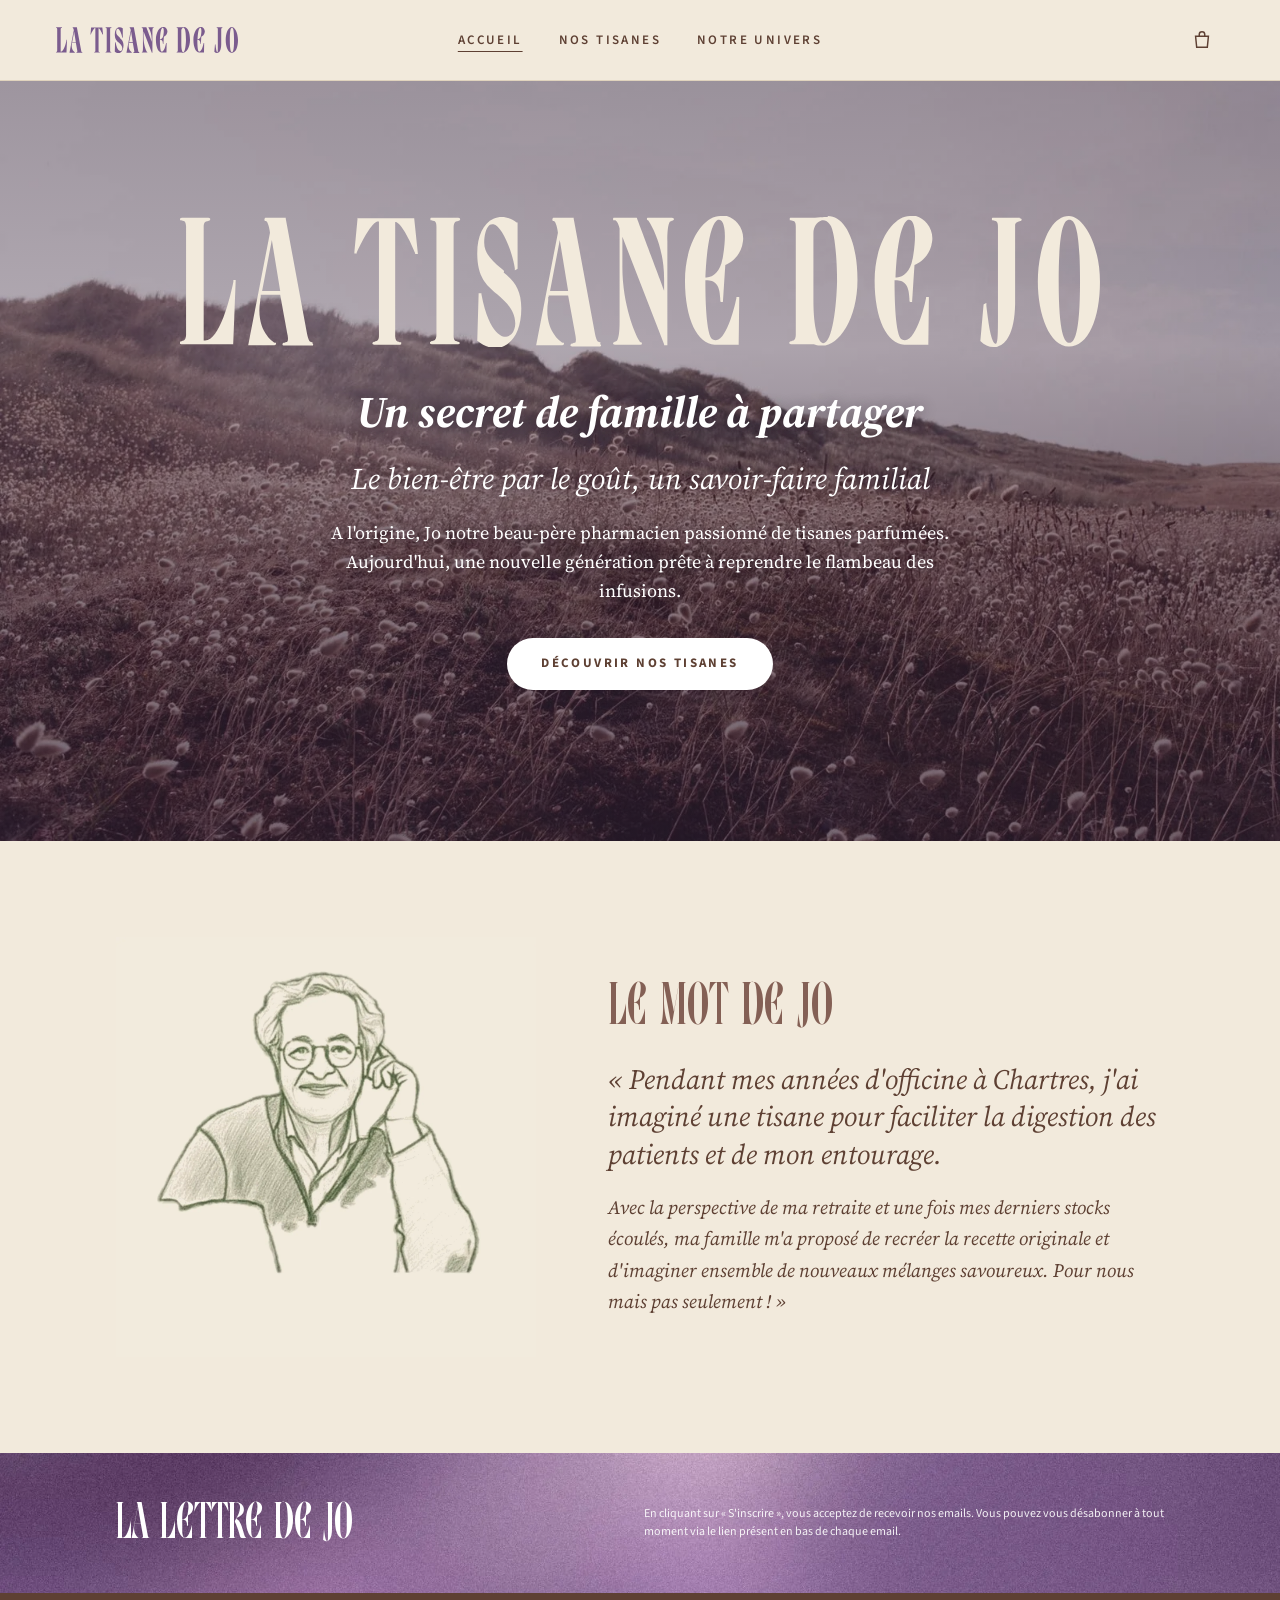
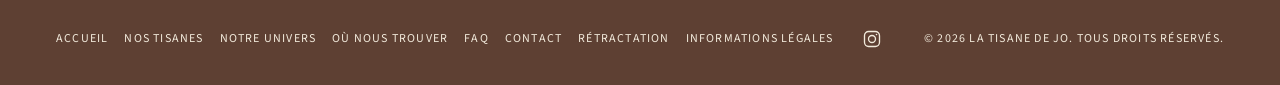
<file: index.html>
<!doctype html>
<html lang="fr">
<head>
<meta charset="utf-8">
<meta name="viewport" content="width=device-width, initial-scale=1">
<title>La Tisane de Jo | Tisanes bio artisanales de Grignan</title>
<meta name="description" content="Tisanes bio artisanales imaginées par Jo, pharmacien passionné. Recettes familiales à base de plantes 100% bio. Livraison en France et en Europe.">
<link rel="canonical" href="https://www.latisanedejo.com/">
<meta name="google-site-verification" content="L5175DETMYp3d90KAxwCMftEfJO47Iv58lHJL7n-ivM" />
<meta property="og:type" content="website">
<meta property="og:locale" content="fr_FR">
<meta property="og:site_name" content="La Tisane de Jo">
<meta property="og:title" content="La Tisane de Jo | Tisanes bio artisanales de Grignan">
<meta property="og:description" content="Tisanes bio artisanales imaginées par Jo, pharmacien passionné. Recettes familiales à base de plantes 100% bio. Livraison en France et en Europe.">
<meta property="og:url" content="https://www.latisanedejo.com/">
<meta property="og:image" content="https://www.latisanedejo.com/images/site/og-image.jpg">
<meta name="twitter:card" content="summary_large_image">
<meta name="theme-color" content="#F2EADC">
<link rel="icon" href="favicon.ico" sizes="48x48">
<link rel="icon" href="icon-192.png" type="image/png" sizes="192x192">
<link rel="apple-touch-icon" href="apple-touch-icon.png">
<link rel="preconnect" href="https://fonts.googleapis.com">
<link rel="preconnect" href="https://fonts.gstatic.com" crossorigin>
<link href="https://fonts.googleapis.com/css2?family=Source+Sans+3:wght@400;600;700&amp;family=Source+Serif+4:ital,opsz,wght@0,8..60,400;0,8..60,600;0,8..60,700;1,8..60,400;1,8..60,700&amp;display=swap" rel="stylesheet">
<link rel="preload" href="fonts/InsigniaSerifRegular.woff2" as="font" type="font/woff2" crossorigin>
<link rel="stylesheet" href="assets/site.css?v=20261122e">
<script type="application/ld+json">{"@context": "https://schema.org", "@type": "Organization", "name": "La Tisane de Jo", "legalName": "Tisanerie de Grignan", "url": "https://www.latisanedejo.com/", "logo": "https://www.latisanedejo.com/images/site/logo-violet.svg", "sameAs": ["https://www.instagram.com/latisanedejo/"], "address": {"@type": "PostalAddress", "streetAddress": "Chemin de la Motte", "postalCode": "26230", "addressLocality": "Grignan", "addressCountry": "FR"}}</script>
</head>
<body>
<header class="site-header">
  <button type="button" class="icon-btn menu-btn" aria-label="Ouvrir le menu" aria-expanded="false" aria-controls="menu-mobile"><svg width="24" height="24" viewBox="0 0 24 24" fill="none" stroke="currentColor" stroke-width="1.6" aria-hidden="true"><path d="M4 7h16M4 12h16M4 17h16"/></svg></button>
  <a class="site-header__logo" href="index.html" aria-label="Accueil La Tisane de Jo"><img src="images/site/logo-violet.svg" alt="La Tisane de Jo" width="183" height="26"></a>
  <nav class="site-nav" aria-label="Menu principal">
      <a href="index.html" aria-current="page">Accueil</a>
      <a href="tisanes/index.html">Nos tisanes</a>
      <a href="notre-univers.html">Notre univers</a>
  </nav>
  <button type="button" class="icon-btn cart-btn" aria-label="Panier, vide"><svg width="22" height="22" viewBox="0 0 24 24" fill="none" stroke="currentColor" stroke-width="1.6" aria-hidden="true"><path d="M5 8h14l-1.2 12H6.2L5 8z"/><path d="M9 8V6a3 3 0 0 1 6 0v2"/></svg><span class="cart-count" aria-hidden="true">0</span></button>
</header>
<div class="mobile-menu" id="menu-mobile">
  <div class="mobile-menu__overlay"></div>
  <nav class="mobile-menu__panel" aria-label="Menu principal">
      <a href="index.html" aria-current="page">Accueil<span aria-hidden="true">→</span></a>
      <a href="tisanes/index.html">Nos tisanes<span aria-hidden="true">→</span></a>
      <a href="notre-univers.html">Notre univers<span aria-hidden="true">→</span></a>
  </nav>
</div>
<div class="toast" role="status" aria-live="polite">
  <span class="toast__check" aria-hidden="true">✓</span>
  <span><strong>Ajouté au panier</strong><small></small></span>
  <button type="button">Voir le panier</button>
</div>
<main>
<section class="hero" aria-label="La Tisane de Jo">
  <h1><img src="images/site/logo-creme.svg" alt="La Tisane de Jo" width="920" height="131"></h1>
  <p class="hero__tagline">Un secret de famille à partager</p>
  <h2>Le bien-être par le goût, un savoir-faire familial</h2>
  <p class="hero__text">A l'origine, Jo notre beau-père pharmacien passionné de tisanes parfumées. Aujourd'hui, une nouvelle génération prête à reprendre le flambeau des infusions.</p>
  <a class="btn btn--light" href="tisanes/index.html">Découvrir nos tisanes</a>
</section>

<section class="mot" aria-labelledby="mot">
  <img src="images/site/jo.webp" alt="Jo, pharmacien passionné créateur des tisanes bio artisanales" width="420" height="420" loading="lazy">
  <div class="mot__text">
    <h2 id="mot">Le mot de Jo</h2>
    <blockquote>
      <p>« Pendant mes années d'officine à Chartres, j'ai imaginé une tisane pour faciliter la digestion des patients et de mon entourage.</p>
      <p>Avec la perspective de ma retraite et une fois mes derniers stocks écoulés, ma famille m'a proposé de recréer la recette originale et d'imaginer ensemble de nouveaux mélanges savoureux. Pour nous mais pas seulement ! »</p>
    </blockquote>
  </div>
</section>

<section class="lettre" aria-labelledby="lettre">
  <div class="lettre__inner">
    <h2 id="lettre">La lettre de Jo</h2>
    <div class="lettre__form">
      <script async src="https://eocampaign1.com/form/d3a9d7fa-4252-11f1-a3fe-2b58e881e38e.js" data-form="d3a9d7fa-4252-11f1-a3fe-2b58e881e38e"></script>
      <p class="lettre__legal">En cliquant sur « S'inscrire », vous acceptez de recevoir nos emails. Vous pouvez vous désabonner à tout moment via le lien présent en bas de chaque email.</p>
    </div>
  </div>
</section>
</main>
<footer class="site-footer">
  <nav aria-label="Liens de pied de page">
      <a href="index.html">Accueil</a>
      <a href="tisanes/index.html">Nos tisanes</a>
      <a href="notre-univers.html">Notre univers</a>
      <a href="ou-nous-trouver.html">Où nous trouver</a>
      <a href="faq.html">FAQ</a>
      <a href="contact.html">Contact</a>
      <a href="retractation.html">Rétractation</a>
      <a href="informations-legales.html">Informations légales</a>
      <a class="ig" href="https://www.instagram.com/latisanedejo/" target="_blank" rel="noopener" aria-label="Instagram"><svg width="20" height="20" viewBox="0 0 24 24" fill="none" stroke="currentColor" stroke-width="1.6" aria-hidden="true"><rect x="3" y="3" width="18" height="18" rx="5"/><circle cx="12" cy="12" r="4.2"/><circle cx="17.4" cy="6.6" r="1" fill="currentColor" stroke="none"/></svg></a>
  </nav>
  <p>© 2026 La Tisane de Jo. Tous droits réservés.</p>
</footer>
<script src="assets/site.js?v=20261122e" defer></script>
</body>
</html>
</file>
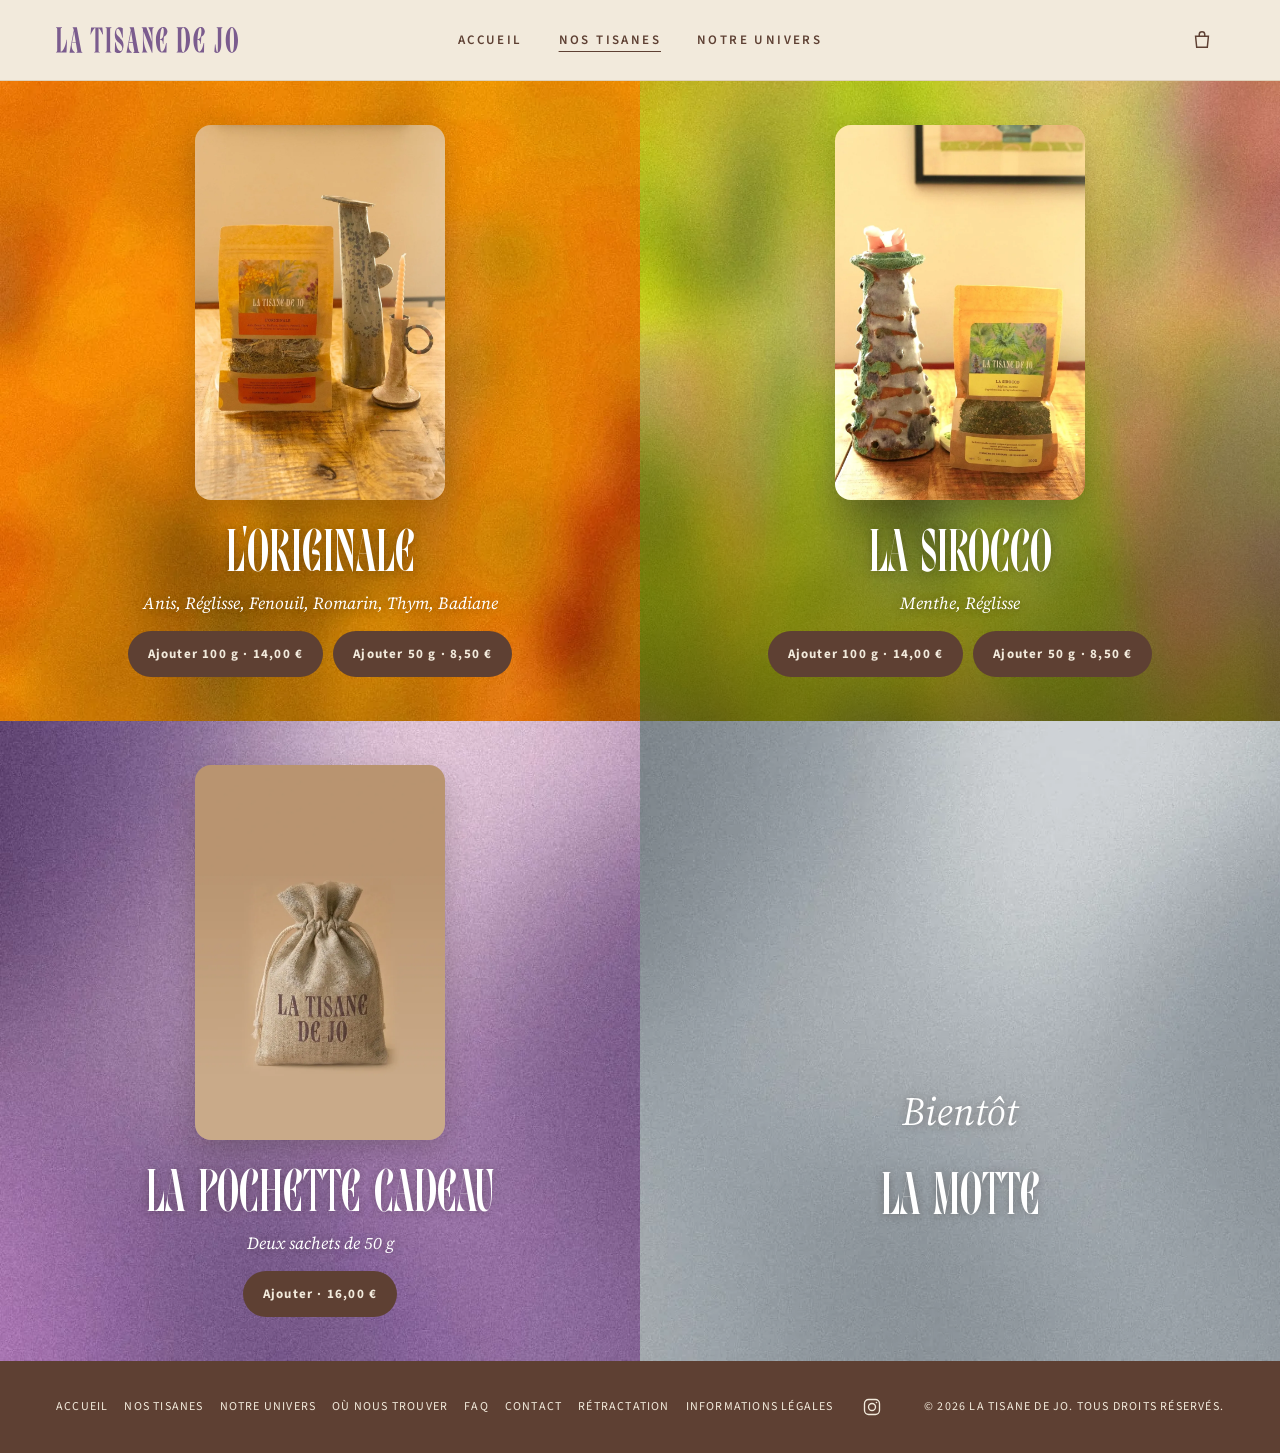
<file: tisanes/index.html>
<!doctype html>
<html lang="fr">
<head>
<meta charset="utf-8">
<meta name="viewport" content="width=device-width, initial-scale=1">
<title>Nos tisanes bio — L'Originale, La Sirocco | La Tisane de Jo</title>
<meta name="description" content="Les tisanes bio de La Tisane de Jo : L'Originale (digestive), La Sirocco (menthe, réglisse) et la pochette cadeau. Plantes 100% bio, en 100 g ou 50 g.">
<link rel="canonical" href="https://www.latisanedejo.com/tisanes/">
<meta name="google-site-verification" content="L5175DETMYp3d90KAxwCMftEfJO47Iv58lHJL7n-ivM" />
<meta property="og:type" content="website">
<meta property="og:locale" content="fr_FR">
<meta property="og:site_name" content="La Tisane de Jo">
<meta property="og:title" content="Nos tisanes bio — L'Originale, La Sirocco | La Tisane de Jo">
<meta property="og:description" content="Les tisanes bio de La Tisane de Jo : L'Originale (digestive), La Sirocco (menthe, réglisse) et la pochette cadeau. Plantes 100% bio, en 100 g ou 50 g.">
<meta property="og:url" content="https://www.latisanedejo.com/tisanes/">
<meta property="og:image" content="https://www.latisanedejo.com/images/site/og-image.jpg">
<meta name="twitter:card" content="summary_large_image">
<meta name="theme-color" content="#F2EADC">
<link rel="icon" href="../favicon.ico" sizes="48x48">
<link rel="icon" href="../icon-192.png" type="image/png" sizes="192x192">
<link rel="apple-touch-icon" href="../apple-touch-icon.png">
<link rel="preconnect" href="https://fonts.googleapis.com">
<link rel="preconnect" href="https://fonts.gstatic.com" crossorigin>
<link href="https://fonts.googleapis.com/css2?family=Source+Sans+3:wght@400;600;700&amp;family=Source+Serif+4:ital,opsz,wght@0,8..60,400;0,8..60,600;0,8..60,700;1,8..60,400;1,8..60,700&amp;display=swap" rel="stylesheet">
<link rel="preload" href="../fonts/InsigniaSerifRegular.woff2" as="font" type="font/woff2" crossorigin>
<link rel="stylesheet" href="../assets/site.css?v=20261122e">
<script type="application/ld+json">{"@context": "https://schema.org", "@type": "Organization", "name": "La Tisane de Jo", "legalName": "Tisanerie de Grignan", "url": "https://www.latisanedejo.com/", "logo": "https://www.latisanedejo.com/images/site/logo-violet.svg", "sameAs": ["https://www.instagram.com/latisanedejo/"], "address": {"@type": "PostalAddress", "streetAddress": "Chemin de la Motte", "postalCode": "26230", "addressLocality": "Grignan", "addressCountry": "FR"}}</script>
<script type="application/ld+json">{"@context": "https://schema.org", "@type": "ItemList", "itemListElement": [{"@type": "ListItem", "position": 1, "url": "https://www.latisanedejo.com/tisanes/originale.html", "name": "L'Originale"}, {"@type": "ListItem", "position": 2, "url": "https://www.latisanedejo.com/tisanes/sirocco.html", "name": "La Sirocco"}, {"@type": "ListItem", "position": 3, "url": "https://www.latisanedejo.com/tisanes/pochette-cadeau.html", "name": "La pochette cadeau"}]}</script>
</head>
<body>
<header class="site-header">
  <button type="button" class="icon-btn menu-btn" aria-label="Ouvrir le menu" aria-expanded="false" aria-controls="menu-mobile"><svg width="24" height="24" viewBox="0 0 24 24" fill="none" stroke="currentColor" stroke-width="1.6" aria-hidden="true"><path d="M4 7h16M4 12h16M4 17h16"/></svg></button>
  <a class="site-header__logo" href="../index.html" aria-label="Accueil La Tisane de Jo"><img src="../images/site/logo-violet.svg" alt="La Tisane de Jo" width="183" height="26"></a>
  <nav class="site-nav" aria-label="Menu principal">
      <a href="../index.html">Accueil</a>
      <a href="../tisanes/index.html" aria-current="page">Nos tisanes</a>
      <a href="../notre-univers.html">Notre univers</a>
  </nav>
  <button type="button" class="icon-btn cart-btn" aria-label="Panier, vide"><svg width="22" height="22" viewBox="0 0 24 24" fill="none" stroke="currentColor" stroke-width="1.6" aria-hidden="true"><path d="M5 8h14l-1.2 12H6.2L5 8z"/><path d="M9 8V6a3 3 0 0 1 6 0v2"/></svg><span class="cart-count" aria-hidden="true">0</span></button>
</header>
<div class="mobile-menu" id="menu-mobile">
  <div class="mobile-menu__overlay"></div>
  <nav class="mobile-menu__panel" aria-label="Menu principal">
      <a href="../index.html">Accueil<span aria-hidden="true">→</span></a>
      <a href="../tisanes/index.html" aria-current="page">Nos tisanes<span aria-hidden="true">→</span></a>
      <a href="../notre-univers.html">Notre univers<span aria-hidden="true">→</span></a>
  </nav>
</div>
<div class="toast" role="status" aria-live="polite">
  <span class="toast__check" aria-hidden="true">✓</span>
  <span><strong>Ajouté au panier</strong><small></small></span>
  <button type="button">Voir le panier</button>
</div>
<main>
<h1 class="visually-hidden">Nos tisanes</h1>
<div class="tiles">
  <article class="tile tile--originale">
    
    <a class="tile__link" href="../tisanes/originale.html" aria-label="L'Originale"></a>
    <div class="tile__visual"><img src="../images/site/originale.webp" alt="L'Originale - Tisane bio digestive aux plantes : anis, réglisse, fenouil, romarin, thym, badiane" width="600" height="900"></div>
    <div class="tile__info">
      <div class="tile__names"><h2>L'Originale</h2><p>Anis, Réglisse, Fenouil, Romarin, Thym, Badiane</p></div>
      <div class="tile__buttons"><button type="button" class="btn" data-variant="gid://shopify/ProductVariant/53223764328779" data-label="L'Originale · 100 g">Ajouter 100 g · 14,00 €</button><button type="button" class="btn" data-variant="gid://shopify/ProductVariant/59382337929547" data-label="L'Originale · 50 g">Ajouter 50 g · 8,50 €</button></div>
    </div>
  </article>
  <article class="tile tile--sirocco">
    <div class="tile__veil" aria-hidden="true"></div>
    <a class="tile__link" href="../tisanes/sirocco.html" aria-label="La Sirocco"></a>
    <div class="tile__visual"><img src="../images/site/sirocco.webp" alt="La Sirocco - Tisane bio tonique et rafraîchissante à la menthe et réglisse" width="600" height="900"></div>
    <div class="tile__info">
      <div class="tile__names"><h2>La Sirocco</h2><p>Menthe, Réglisse</p></div>
      <div class="tile__buttons"><button type="button" class="btn" data-variant="gid://shopify/ProductVariant/53603448062283" data-label="La Sirocco · 100 g">Ajouter 100 g · 14,00 €</button><button type="button" class="btn" data-variant="gid://shopify/ProductVariant/59382327050571" data-label="La Sirocco · 50 g">Ajouter 50 g · 8,50 €</button></div>
    </div>
  </article>
  <article class="tile tile--pochette">
    
    <a class="tile__link" href="../tisanes/pochette-cadeau.html" aria-label="La pochette cadeau"></a>
    <div class="tile__visual"><img src="../images/site/pochette.webp" alt="Pochon La Tisane de Jo" width="600" height="900" loading="lazy"></div>
    <div class="tile__info">
      <div class="tile__names"><h2>La pochette cadeau</h2><p>Deux sachets de 50 g</p></div>
      <div class="tile__buttons"><button type="button" class="btn" data-variant="gid://shopify/ProductVariant/59382717940043" data-label="La pochette cadeau">Ajouter · 16,00 €</button></div>
    </div>
  </article>
  <article class="tile tile--motte">
    <div class="tile__soon"><p>Bientôt</p></div>
    <div class="tile__info"><div class="tile__names"><h2>La Motte</h2></div></div>
  </article>
</div>
</main>
<footer class="site-footer">
  <nav aria-label="Liens de pied de page">
      <a href="../index.html">Accueil</a>
      <a href="../tisanes/index.html">Nos tisanes</a>
      <a href="../notre-univers.html">Notre univers</a>
      <a href="../ou-nous-trouver.html">Où nous trouver</a>
      <a href="../faq.html">FAQ</a>
      <a href="../contact.html">Contact</a>
      <a href="../retractation.html">Rétractation</a>
      <a href="../informations-legales.html">Informations légales</a>
      <a class="ig" href="https://www.instagram.com/latisanedejo/" target="_blank" rel="noopener" aria-label="Instagram"><svg width="20" height="20" viewBox="0 0 24 24" fill="none" stroke="currentColor" stroke-width="1.6" aria-hidden="true"><rect x="3" y="3" width="18" height="18" rx="5"/><circle cx="12" cy="12" r="4.2"/><circle cx="17.4" cy="6.6" r="1" fill="currentColor" stroke="none"/></svg></a>
  </nav>
  <p>© 2026 La Tisane de Jo. Tous droits réservés.</p>
</footer>
<script src="../assets/site.js?v=20261122e" defer></script>
</body>
</html>
</file>
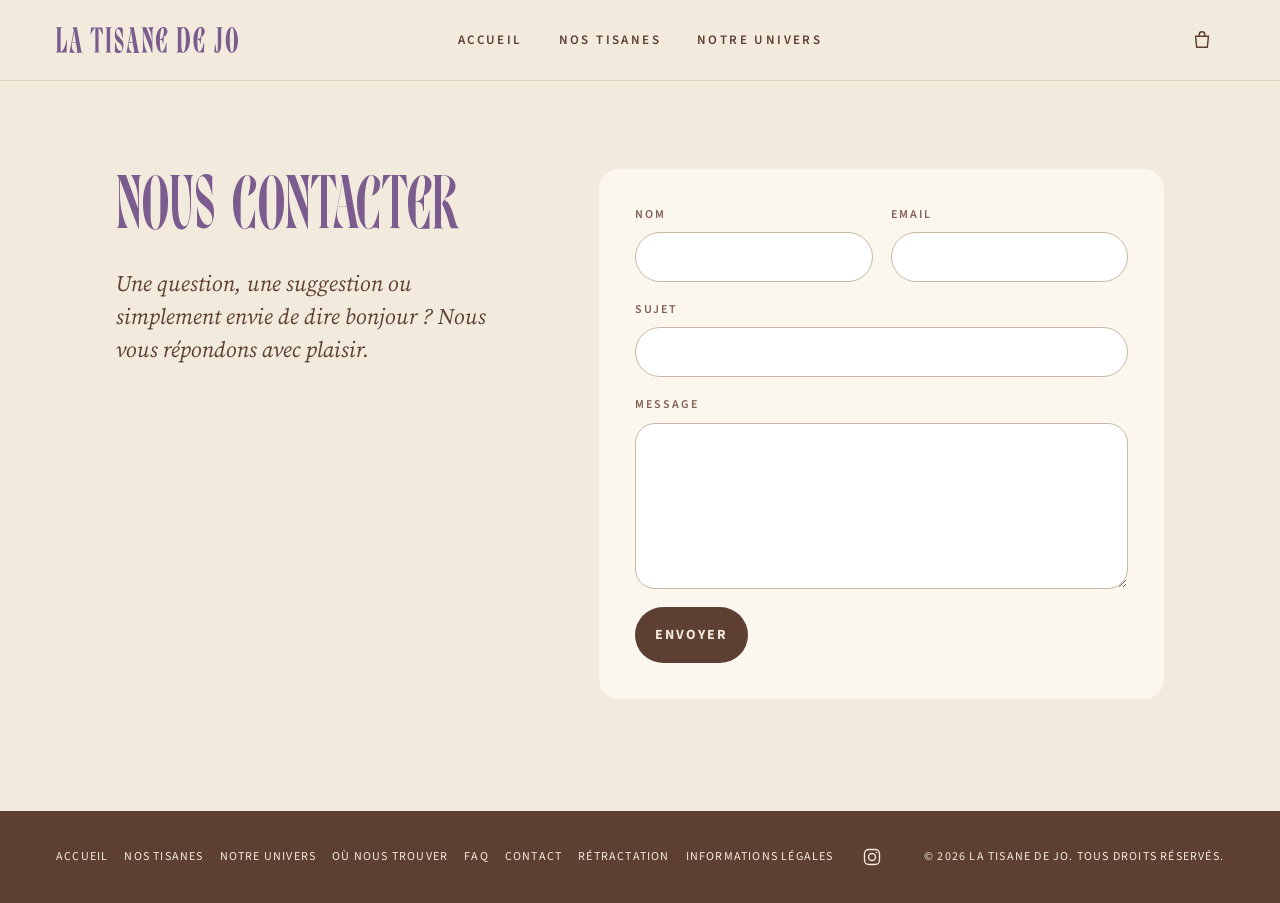
<file: contact.html>
<!doctype html>
<html lang="fr">
<head>
<meta charset="utf-8">
<meta name="viewport" content="width=device-width, initial-scale=1">
<title>Contact — La Tisane de Jo | Tisanes bio</title>
<meta name="description" content="Contactez La Tisane de Jo pour toute question sur nos tisanes bio artisanales.">
<link rel="canonical" href="https://www.latisanedejo.com/contact.html">
<meta name="google-site-verification" content="L5175DETMYp3d90KAxwCMftEfJO47Iv58lHJL7n-ivM" />
<meta property="og:type" content="website">
<meta property="og:locale" content="fr_FR">
<meta property="og:site_name" content="La Tisane de Jo">
<meta property="og:title" content="Contact — La Tisane de Jo | Tisanes bio">
<meta property="og:description" content="Contactez La Tisane de Jo pour toute question sur nos tisanes bio artisanales.">
<meta property="og:url" content="https://www.latisanedejo.com/contact.html">
<meta property="og:image" content="https://www.latisanedejo.com/images/site/og-image.jpg">
<meta name="twitter:card" content="summary_large_image">
<meta name="theme-color" content="#F2EADC">
<link rel="icon" href="favicon.ico" sizes="48x48">
<link rel="icon" href="icon-192.png" type="image/png" sizes="192x192">
<link rel="apple-touch-icon" href="apple-touch-icon.png">
<link rel="preconnect" href="https://fonts.googleapis.com">
<link rel="preconnect" href="https://fonts.gstatic.com" crossorigin>
<link href="https://fonts.googleapis.com/css2?family=Source+Sans+3:wght@400;600;700&amp;family=Source+Serif+4:ital,opsz,wght@0,8..60,400;0,8..60,600;0,8..60,700;1,8..60,400;1,8..60,700&amp;display=swap" rel="stylesheet">
<link rel="preload" href="fonts/InsigniaSerifRegular.woff2" as="font" type="font/woff2" crossorigin>
<link rel="stylesheet" href="assets/site.css?v=20261122e">
<script type="application/ld+json">{"@context": "https://schema.org", "@type": "Organization", "name": "La Tisane de Jo", "legalName": "Tisanerie de Grignan", "url": "https://www.latisanedejo.com/", "logo": "https://www.latisanedejo.com/images/site/logo-violet.svg", "sameAs": ["https://www.instagram.com/latisanedejo/"], "address": {"@type": "PostalAddress", "streetAddress": "Chemin de la Motte", "postalCode": "26230", "addressLocality": "Grignan", "addressCountry": "FR"}}</script>
</head>
<body>
<header class="site-header">
  <button type="button" class="icon-btn menu-btn" aria-label="Ouvrir le menu" aria-expanded="false" aria-controls="menu-mobile"><svg width="24" height="24" viewBox="0 0 24 24" fill="none" stroke="currentColor" stroke-width="1.6" aria-hidden="true"><path d="M4 7h16M4 12h16M4 17h16"/></svg></button>
  <a class="site-header__logo" href="index.html" aria-label="Accueil La Tisane de Jo"><img src="images/site/logo-violet.svg" alt="La Tisane de Jo" width="183" height="26"></a>
  <nav class="site-nav" aria-label="Menu principal">
      <a href="index.html">Accueil</a>
      <a href="tisanes/index.html">Nos tisanes</a>
      <a href="notre-univers.html">Notre univers</a>
  </nav>
  <button type="button" class="icon-btn cart-btn" aria-label="Panier, vide"><svg width="22" height="22" viewBox="0 0 24 24" fill="none" stroke="currentColor" stroke-width="1.6" aria-hidden="true"><path d="M5 8h14l-1.2 12H6.2L5 8z"/><path d="M9 8V6a3 3 0 0 1 6 0v2"/></svg><span class="cart-count" aria-hidden="true">0</span></button>
</header>
<div class="mobile-menu" id="menu-mobile">
  <div class="mobile-menu__overlay"></div>
  <nav class="mobile-menu__panel" aria-label="Menu principal">
      <a href="index.html">Accueil<span aria-hidden="true">→</span></a>
      <a href="tisanes/index.html">Nos tisanes<span aria-hidden="true">→</span></a>
      <a href="notre-univers.html">Notre univers<span aria-hidden="true">→</span></a>
  </nav>
</div>
<div class="toast" role="status" aria-live="polite">
  <span class="toast__check" aria-hidden="true">✓</span>
  <span><strong>Ajouté au panier</strong><small></small></span>
  <button type="button">Voir le panier</button>
</div>
<main>
<div class="contact">
  <div>
    <h1>Nous contacter</h1>
    <p class="page__intro">Une question, une suggestion ou simplement envie de dire bonjour ? Nous vous répondons avec plaisir.</p>
  </div>
  <div>
    <p class="notice hidden" id="merci" role="status">Merci, votre message a bien été envoyé.</p>
    <form class="form-card" action="https://api.web3forms.com/submit" method="POST">
      <input type="hidden" name="access_key" value="0916cc3c-d545-467c-8a14-0331bb1eb0f2">
      <input type="hidden" name="subject" value="Nouveau message via le site — La Tisane de Jo">
      <input type="hidden" name="from_name" value="Site La Tisane de Jo">
      <input type="checkbox" name="botcheck" class="hidden" style="display:none" tabindex="-1" autocomplete="off">
      <input type="hidden" name="redirect" value="https://www.latisanedejo.com/contact.html?merci=1">
      <div class="form-row">
        <div class="field"><label for="c-nom">Nom</label><input id="c-nom" type="text" name="name" autocomplete="name" required></div>
        <div class="field"><label for="c-mail">Email</label><input id="c-mail" type="email" name="email" autocomplete="email" required></div>
      </div>
      <div class="field"><label for="c-sujet">Sujet</label><input id="c-sujet" type="text" name="sujet" required></div>
      <div class="field"><label for="c-msg">Message</label><textarea id="c-msg" name="message" rows="6" required></textarea></div>
      <div><button type="submit" class="btn btn--big">Envoyer</button></div>
    </form>
  </div>
</div>
<script>if (/[?&]merci=1/.test(location.search)) document.getElementById('merci').classList.remove('hidden');</script>
</main>
<footer class="site-footer">
  <nav aria-label="Liens de pied de page">
      <a href="index.html">Accueil</a>
      <a href="tisanes/index.html">Nos tisanes</a>
      <a href="notre-univers.html">Notre univers</a>
      <a href="ou-nous-trouver.html">Où nous trouver</a>
      <a href="faq.html">FAQ</a>
      <a href="contact.html">Contact</a>
      <a href="retractation.html">Rétractation</a>
      <a href="informations-legales.html">Informations légales</a>
      <a class="ig" href="https://www.instagram.com/latisanedejo/" target="_blank" rel="noopener" aria-label="Instagram"><svg width="20" height="20" viewBox="0 0 24 24" fill="none" stroke="currentColor" stroke-width="1.6" aria-hidden="true"><rect x="3" y="3" width="18" height="18" rx="5"/><circle cx="12" cy="12" r="4.2"/><circle cx="17.4" cy="6.6" r="1" fill="currentColor" stroke="none"/></svg></a>
  </nav>
  <p>© 2026 La Tisane de Jo. Tous droits réservés.</p>
</footer>
<script src="assets/site.js?v=20261122e" defer></script>
</body>
</html>
</file>
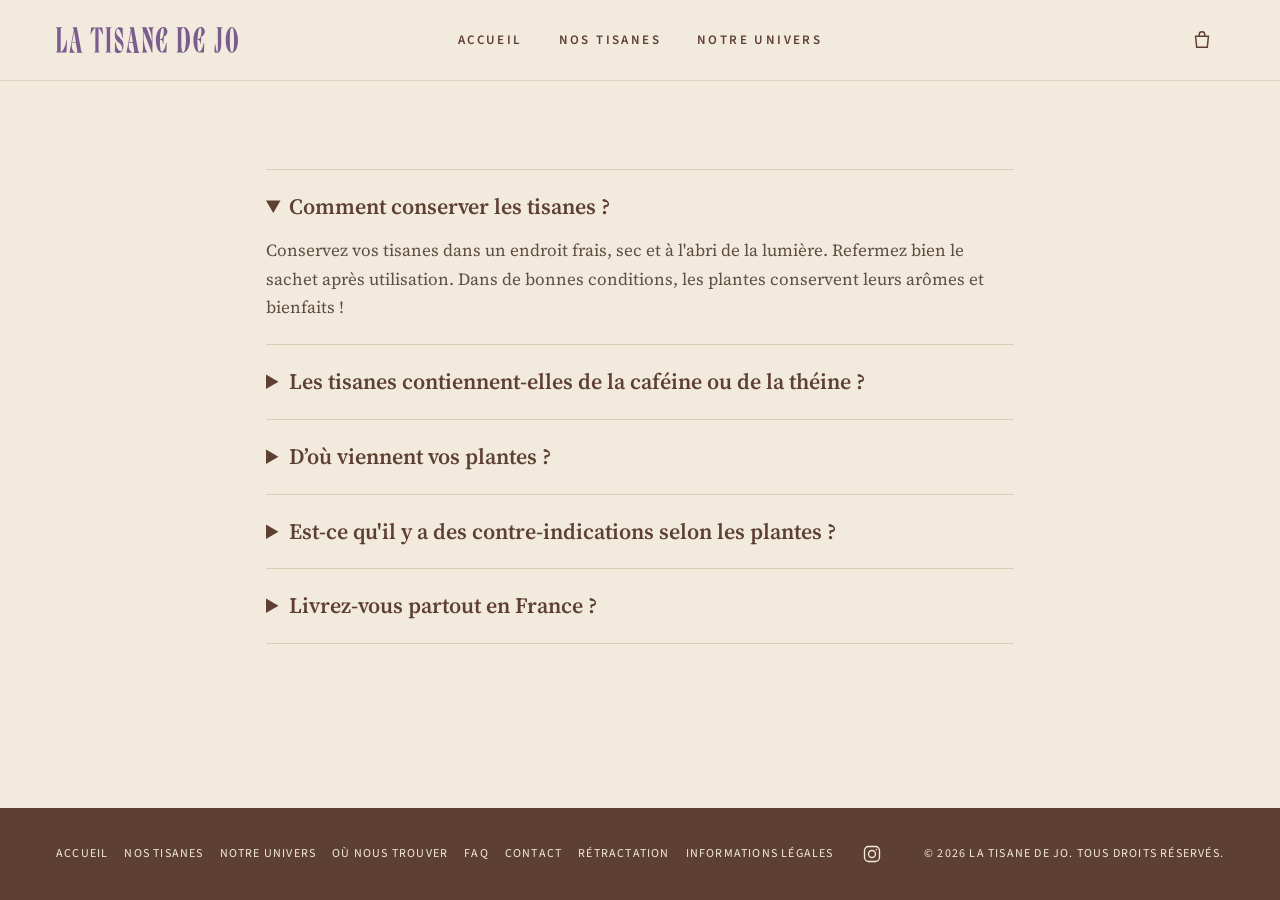
<file: faq.html>
<!doctype html>
<html lang="fr">
<head>
<meta charset="utf-8">
<meta name="viewport" content="width=device-width, initial-scale=1">
<title>FAQ — La Tisane de Jo | Questions fréquentes</title>
<meta name="description" content="Retrouvez les réponses à vos questions sur les tisanes bio La Tisane de Jo : conservation, caféine et théine, contre-indications, origine des plantes, livraison.">
<link rel="canonical" href="https://www.latisanedejo.com/faq.html">
<meta name="google-site-verification" content="L5175DETMYp3d90KAxwCMftEfJO47Iv58lHJL7n-ivM" />
<meta property="og:type" content="website">
<meta property="og:locale" content="fr_FR">
<meta property="og:site_name" content="La Tisane de Jo">
<meta property="og:title" content="FAQ — La Tisane de Jo | Questions fréquentes">
<meta property="og:description" content="Retrouvez les réponses à vos questions sur les tisanes bio La Tisane de Jo : conservation, caféine et théine, contre-indications, origine des plantes, livraison.">
<meta property="og:url" content="https://www.latisanedejo.com/faq.html">
<meta property="og:image" content="https://www.latisanedejo.com/images/site/og-image.jpg">
<meta name="twitter:card" content="summary_large_image">
<meta name="theme-color" content="#F2EADC">
<link rel="icon" href="favicon.ico" sizes="48x48">
<link rel="icon" href="icon-192.png" type="image/png" sizes="192x192">
<link rel="apple-touch-icon" href="apple-touch-icon.png">
<link rel="preconnect" href="https://fonts.googleapis.com">
<link rel="preconnect" href="https://fonts.gstatic.com" crossorigin>
<link href="https://fonts.googleapis.com/css2?family=Source+Sans+3:wght@400;600;700&amp;family=Source+Serif+4:ital,opsz,wght@0,8..60,400;0,8..60,600;0,8..60,700;1,8..60,400;1,8..60,700&amp;display=swap" rel="stylesheet">
<link rel="preload" href="fonts/InsigniaSerifRegular.woff2" as="font" type="font/woff2" crossorigin>
<link rel="stylesheet" href="assets/site.css?v=20261122e">
<script type="application/ld+json">{"@context": "https://schema.org", "@type": "Organization", "name": "La Tisane de Jo", "legalName": "Tisanerie de Grignan", "url": "https://www.latisanedejo.com/", "logo": "https://www.latisanedejo.com/images/site/logo-violet.svg", "sameAs": ["https://www.instagram.com/latisanedejo/"], "address": {"@type": "PostalAddress", "streetAddress": "Chemin de la Motte", "postalCode": "26230", "addressLocality": "Grignan", "addressCountry": "FR"}}</script>
<script type="application/ld+json">{"@context": "https://schema.org", "@type": "FAQPage", "mainEntity": [{"@type": "Question", "name": "Comment conserver les tisanes ?", "acceptedAnswer": {"@type": "Answer", "text": "Conservez vos tisanes dans un endroit frais, sec et à l'abri de la lumière. Refermez bien le sachet après utilisation. Dans de bonnes conditions, les plantes conservent leurs arômes et bienfaits !"}}, {"@type": "Question", "name": "Les tisanes contiennent-elles de la caféine ou de la théine ?", "acceptedAnswer": {"@type": "Answer", "text": "Non, aucune de nos tisanes ne contient de caféine ni de théine. Elles peuvent être consommées à tout moment de la journée, y compris le soir. Seule la réglisse présente dans La Sirocco nécessite une consommation modérée pour les personnes sujettes à l'hypertension."}}, {"@type": "Question", "name": "D’où viennent vos plantes ?", "acceptedAnswer": {"@type": "Answer", "text": "Le romarin, la menthe, le thym et le fenouil sont cultivés en France, en Drôme provençale dès que possible. La badiane est originaire de Chine ou du Vietnam, elle pousse surtout dans des climats tropicaux à subtropicaux. L'anis vert vient d'Égypte et la réglisse d'Espagne ou de Géorgie. Ces deux plantes peuvent être cultivées dans le sud de la France, sur le bassin méditerranéen, mais leur culture y reste marginale en raison de contraintes techniques et économiques."}}, {"@type": "Question", "name": "Est-ce qu'il y a des contre-indications selon les plantes ?", "acceptedAnswer": {"@type": "Answer", "text": "Oui et ce sera toujours précisé sur nos tisanes. Par exemple, la réglisse est à consommer avec modération pour les personnes sujettes à l'hypertension."}}, {"@type": "Question", "name": "Livrez-vous partout en France ?", "acceptedAnswer": {"@type": "Answer", "text": "Oui, nous livrons dans toute la France métropolitaine et même en Europe !"}}]}</script>
</head>
<body>
<header class="site-header">
  <button type="button" class="icon-btn menu-btn" aria-label="Ouvrir le menu" aria-expanded="false" aria-controls="menu-mobile"><svg width="24" height="24" viewBox="0 0 24 24" fill="none" stroke="currentColor" stroke-width="1.6" aria-hidden="true"><path d="M4 7h16M4 12h16M4 17h16"/></svg></button>
  <a class="site-header__logo" href="index.html" aria-label="Accueil La Tisane de Jo"><img src="images/site/logo-violet.svg" alt="La Tisane de Jo" width="183" height="26"></a>
  <nav class="site-nav" aria-label="Menu principal">
      <a href="index.html">Accueil</a>
      <a href="tisanes/index.html">Nos tisanes</a>
      <a href="notre-univers.html">Notre univers</a>
  </nav>
  <button type="button" class="icon-btn cart-btn" aria-label="Panier, vide"><svg width="22" height="22" viewBox="0 0 24 24" fill="none" stroke="currentColor" stroke-width="1.6" aria-hidden="true"><path d="M5 8h14l-1.2 12H6.2L5 8z"/><path d="M9 8V6a3 3 0 0 1 6 0v2"/></svg><span class="cart-count" aria-hidden="true">0</span></button>
</header>
<div class="mobile-menu" id="menu-mobile">
  <div class="mobile-menu__overlay"></div>
  <nav class="mobile-menu__panel" aria-label="Menu principal">
      <a href="index.html">Accueil<span aria-hidden="true">→</span></a>
      <a href="tisanes/index.html">Nos tisanes<span aria-hidden="true">→</span></a>
      <a href="notre-univers.html">Notre univers<span aria-hidden="true">→</span></a>
  </nav>
</div>
<div class="toast" role="status" aria-live="polite">
  <span class="toast__check" aria-hidden="true">✓</span>
  <span><strong>Ajouté au panier</strong><small></small></span>
  <button type="button">Voir le panier</button>
</div>
<main>
<div class="page">
  <h1 class="visually-hidden">Questions fréquentes</h1>
  <div class="faq">
    <details open>
      <summary>Comment conserver les tisanes ?</summary>
      <p>Conservez vos tisanes dans un endroit frais, sec et à l'abri de la lumière. Refermez bien le sachet après utilisation. Dans de bonnes conditions, les plantes conservent leurs arômes et bienfaits !</p>
    </details>
    <details>
      <summary>Les tisanes contiennent-elles de la caféine ou de la théine ?</summary>
      <p>Non, aucune de nos tisanes ne contient de caféine ni de théine. Elles peuvent être consommées à tout moment de la journée, y compris le soir. Seule la réglisse présente dans La Sirocco nécessite une consommation modérée pour les personnes sujettes à l'hypertension.</p>
    </details>
    <details>
      <summary>D’où viennent vos plantes ?</summary>
      <p>Le romarin, la menthe, le thym et le fenouil sont cultivés en France, en Drôme provençale dès que possible.</p>
      <p>La badiane est originaire de Chine ou du Vietnam, elle pousse surtout dans des climats tropicaux à subtropicaux.</p>
      <p>L'anis vert vient d'Égypte et la réglisse d'Espagne ou de Géorgie. Ces deux plantes peuvent être cultivées dans le sud de la France, sur le bassin méditerranéen, mais leur culture y reste marginale en raison de contraintes techniques et économiques.</p>
    </details>
    <details>
      <summary>Est-ce qu'il y a des contre-indications selon les plantes ?</summary>
      <p>Oui et ce sera toujours précisé sur nos tisanes. Par exemple, la réglisse est à consommer avec modération pour les personnes sujettes à l'hypertension.</p>
    </details>
    <details>
      <summary>Livrez-vous partout en France ?</summary>
      <p>Oui, nous livrons dans toute la France métropolitaine et même en Europe !</p>
    </details>
  </div>
</div>
</main>
<footer class="site-footer">
  <nav aria-label="Liens de pied de page">
      <a href="index.html">Accueil</a>
      <a href="tisanes/index.html">Nos tisanes</a>
      <a href="notre-univers.html">Notre univers</a>
      <a href="ou-nous-trouver.html">Où nous trouver</a>
      <a href="faq.html">FAQ</a>
      <a href="contact.html">Contact</a>
      <a href="retractation.html">Rétractation</a>
      <a href="informations-legales.html">Informations légales</a>
      <a class="ig" href="https://www.instagram.com/latisanedejo/" target="_blank" rel="noopener" aria-label="Instagram"><svg width="20" height="20" viewBox="0 0 24 24" fill="none" stroke="currentColor" stroke-width="1.6" aria-hidden="true"><rect x="3" y="3" width="18" height="18" rx="5"/><circle cx="12" cy="12" r="4.2"/><circle cx="17.4" cy="6.6" r="1" fill="currentColor" stroke="none"/></svg></a>
  </nav>
  <p>© 2026 La Tisane de Jo. Tous droits réservés.</p>
</footer>
<script src="assets/site.js?v=20261122e" defer></script>
</body>
</html>
</file>
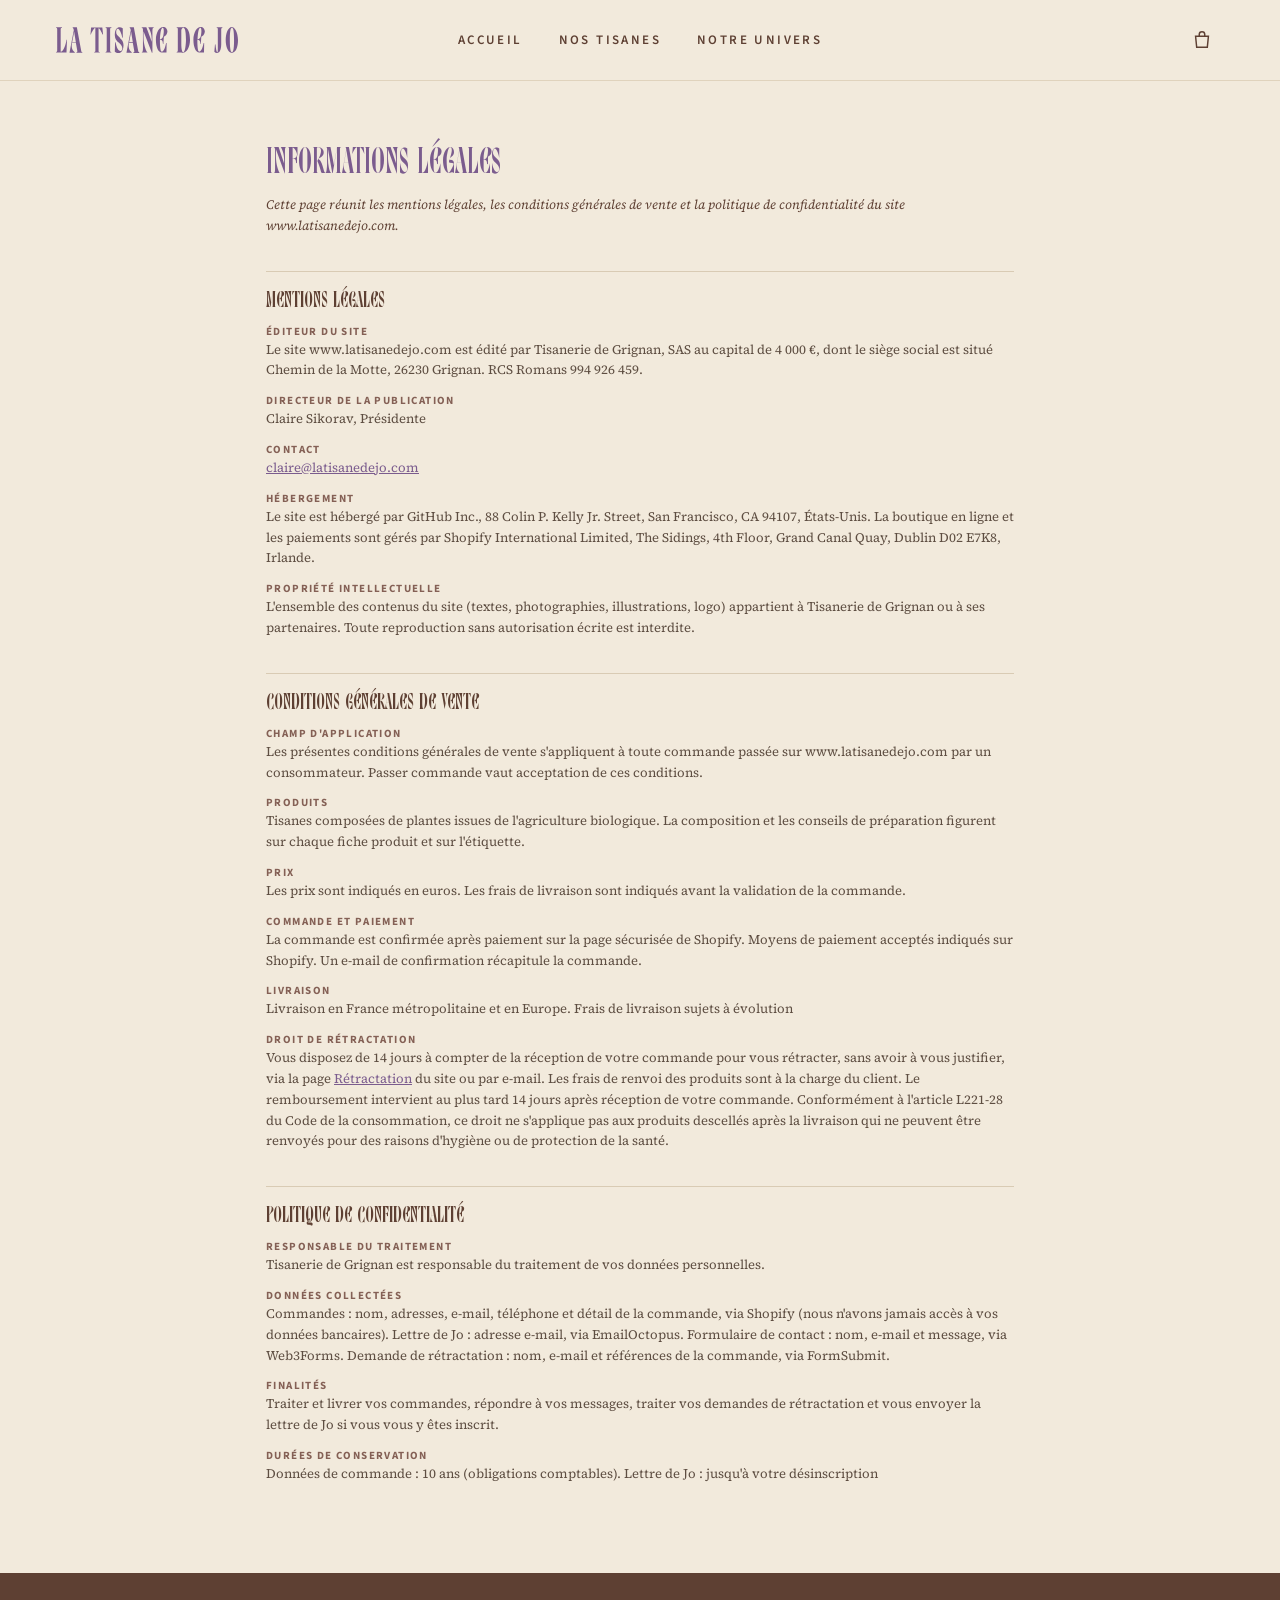
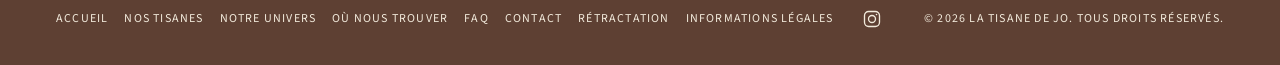
<file: informations-legales.html>
<!doctype html>
<html lang="fr">
<head>
<meta charset="utf-8">
<meta name="viewport" content="width=device-width, initial-scale=1">
<title>Informations légales — La Tisane de Jo</title>
<meta name="description" content="Mentions légales, conditions générales de vente et politique de confidentialité du site www.latisanedejo.com.">
<link rel="canonical" href="https://www.latisanedejo.com/informations-legales.html">
<meta name="google-site-verification" content="L5175DETMYp3d90KAxwCMftEfJO47Iv58lHJL7n-ivM" />
<meta property="og:type" content="website">
<meta property="og:locale" content="fr_FR">
<meta property="og:site_name" content="La Tisane de Jo">
<meta property="og:title" content="Informations légales — La Tisane de Jo">
<meta property="og:description" content="Mentions légales, conditions générales de vente et politique de confidentialité du site www.latisanedejo.com.">
<meta property="og:url" content="https://www.latisanedejo.com/informations-legales.html">
<meta property="og:image" content="https://www.latisanedejo.com/images/site/og-image.jpg">
<meta name="twitter:card" content="summary_large_image">
<meta name="theme-color" content="#F2EADC">
<link rel="icon" href="favicon.ico" sizes="48x48">
<link rel="icon" href="icon-192.png" type="image/png" sizes="192x192">
<link rel="apple-touch-icon" href="apple-touch-icon.png">
<link rel="preconnect" href="https://fonts.googleapis.com">
<link rel="preconnect" href="https://fonts.gstatic.com" crossorigin>
<link href="https://fonts.googleapis.com/css2?family=Source+Sans+3:wght@400;600;700&amp;family=Source+Serif+4:ital,opsz,wght@0,8..60,400;0,8..60,600;0,8..60,700;1,8..60,400;1,8..60,700&amp;display=swap" rel="stylesheet">
<link rel="preload" href="fonts/InsigniaSerifRegular.woff2" as="font" type="font/woff2" crossorigin>
<link rel="stylesheet" href="assets/site.css?v=20261122e">
<script type="application/ld+json">{"@context": "https://schema.org", "@type": "Organization", "name": "La Tisane de Jo", "legalName": "Tisanerie de Grignan", "url": "https://www.latisanedejo.com/", "logo": "https://www.latisanedejo.com/images/site/logo-violet.svg", "sameAs": ["https://www.instagram.com/latisanedejo/"], "address": {"@type": "PostalAddress", "streetAddress": "Chemin de la Motte", "postalCode": "26230", "addressLocality": "Grignan", "addressCountry": "FR"}}</script>
</head>
<body>
<header class="site-header">
  <button type="button" class="icon-btn menu-btn" aria-label="Ouvrir le menu" aria-expanded="false" aria-controls="menu-mobile"><svg width="24" height="24" viewBox="0 0 24 24" fill="none" stroke="currentColor" stroke-width="1.6" aria-hidden="true"><path d="M4 7h16M4 12h16M4 17h16"/></svg></button>
  <a class="site-header__logo" href="index.html" aria-label="Accueil La Tisane de Jo"><img src="images/site/logo-violet.svg" alt="La Tisane de Jo" width="183" height="26"></a>
  <nav class="site-nav" aria-label="Menu principal">
      <a href="index.html">Accueil</a>
      <a href="tisanes/index.html">Nos tisanes</a>
      <a href="notre-univers.html">Notre univers</a>
  </nav>
  <button type="button" class="icon-btn cart-btn" aria-label="Panier, vide"><svg width="22" height="22" viewBox="0 0 24 24" fill="none" stroke="currentColor" stroke-width="1.6" aria-hidden="true"><path d="M5 8h14l-1.2 12H6.2L5 8z"/><path d="M9 8V6a3 3 0 0 1 6 0v2"/></svg><span class="cart-count" aria-hidden="true">0</span></button>
</header>
<div class="mobile-menu" id="menu-mobile">
  <div class="mobile-menu__overlay"></div>
  <nav class="mobile-menu__panel" aria-label="Menu principal">
      <a href="index.html">Accueil<span aria-hidden="true">→</span></a>
      <a href="tisanes/index.html">Nos tisanes<span aria-hidden="true">→</span></a>
      <a href="notre-univers.html">Notre univers<span aria-hidden="true">→</span></a>
  </nav>
</div>
<div class="toast" role="status" aria-live="polite">
  <span class="toast__check" aria-hidden="true">✓</span>
  <span><strong>Ajouté au panier</strong><small></small></span>
  <button type="button">Voir le panier</button>
</div>
<main>
<div class="legal">
  <h1>Informations légales</h1>
  <p class="legal__intro">Cette page réunit les mentions légales, les conditions générales de vente et la politique de confidentialité du site www.latisanedejo.com.</p>
  <h2>Mentions légales</h2>
  <section><h3>Éditeur du site</h3><p>Le site www.latisanedejo.com est édité par Tisanerie de Grignan, SAS au capital de 4 000 €, dont le siège social est situé Chemin de la Motte, 26230 Grignan. RCS Romans 994 926 459.</p></section>
  <section><h3>Directeur de la publication</h3><p>Claire Sikorav, Présidente</p></section>
  <section><h3>Contact</h3><p><a data-mail="moc.ojedenasital@erialc" href="contact.html">claire [at] latisanedejo.com</a></p></section>
  <section><h3>Hébergement</h3><p>Le site est hébergé par GitHub Inc., 88 Colin P. Kelly Jr. Street, San Francisco, CA 94107, États-Unis. La boutique en ligne et les paiements sont gérés par Shopify International Limited, The Sidings, 4th Floor, Grand Canal Quay, Dublin D02 E7K8, Irlande.</p></section>
  <section><h3>Propriété intellectuelle</h3><p>L'ensemble des contenus du site (textes, photographies, illustrations, logo) appartient à Tisanerie de Grignan ou à ses partenaires. Toute reproduction sans autorisation écrite est interdite.</p></section>
  <h2>Conditions générales de vente</h2>
  <section><h3>Champ d'application</h3><p>Les présentes conditions générales de vente s'appliquent à toute commande passée sur www.latisanedejo.com par un consommateur. Passer commande vaut acceptation de ces conditions.</p></section>
  <section><h3>Produits</h3><p>Tisanes composées de plantes issues de l'agriculture biologique. La composition et les conseils de préparation figurent sur chaque fiche produit et sur l'étiquette.</p></section>
  <section><h3>Prix</h3><p>Les prix sont indiqués en euros. Les frais de livraison sont indiqués avant la validation de la commande.</p></section>
  <section><h3>Commande et paiement</h3><p>La commande est confirmée après paiement sur la page sécurisée de Shopify. Moyens de paiement acceptés indiqués sur Shopify. Un e-mail de confirmation récapitule la commande.</p></section>
  <section><h3>Livraison</h3><p>Livraison en France métropolitaine et en Europe. Frais de livraison sujets à évolution</p></section>
  <section><h3>Droit de rétractation</h3><p>Vous disposez de 14 jours à compter de la réception de votre commande pour vous rétracter, sans avoir à vous justifier, via la page <a href="retractation.html">Rétractation</a> du site ou par e-mail. Les frais de renvoi des produits sont à la charge du client. Le remboursement intervient au plus tard 14 jours après réception de votre commande. Conformément à l'article L221-28 du Code de la consommation, ce droit ne s'applique pas aux produits descellés après la livraison qui ne peuvent être renvoyés pour des raisons d'hygiène ou de protection de la santé.</p></section>
  <h2>Politique de confidentialité</h2>
  <section><h3>Responsable du traitement</h3><p>Tisanerie de Grignan est responsable du traitement de vos données personnelles.</p></section>
  <section><h3>Données collectées</h3><p>Commandes : nom, adresses, e-mail, téléphone et détail de la commande, via Shopify (nous n'avons jamais accès à vos données bancaires). Lettre de Jo : adresse e-mail, via EmailOctopus. Formulaire de contact : nom, e-mail et message, via Web3Forms. Demande de rétractation : nom, e-mail et références de la commande, via FormSubmit.</p></section>
  <section><h3>Finalités</h3><p>Traiter et livrer vos commandes, répondre à vos messages, traiter vos demandes de rétractation et vous envoyer la lettre de Jo si vous vous y êtes inscrit.</p></section>
  <section><h3>Durées de conservation</h3><p>Données de commande : 10 ans (obligations comptables). Lettre de Jo : jusqu'à votre désinscription</p></section>
</div>
</main>
<footer class="site-footer">
  <nav aria-label="Liens de pied de page">
      <a href="index.html">Accueil</a>
      <a href="tisanes/index.html">Nos tisanes</a>
      <a href="notre-univers.html">Notre univers</a>
      <a href="ou-nous-trouver.html">Où nous trouver</a>
      <a href="faq.html">FAQ</a>
      <a href="contact.html">Contact</a>
      <a href="retractation.html">Rétractation</a>
      <a href="informations-legales.html">Informations légales</a>
      <a class="ig" href="https://www.instagram.com/latisanedejo/" target="_blank" rel="noopener" aria-label="Instagram"><svg width="20" height="20" viewBox="0 0 24 24" fill="none" stroke="currentColor" stroke-width="1.6" aria-hidden="true"><rect x="3" y="3" width="18" height="18" rx="5"/><circle cx="12" cy="12" r="4.2"/><circle cx="17.4" cy="6.6" r="1" fill="currentColor" stroke="none"/></svg></a>
  </nav>
  <p>© 2026 La Tisane de Jo. Tous droits réservés.</p>
</footer>
<script src="assets/site.js?v=20261122e" defer></script>
</body>
</html>
</file>
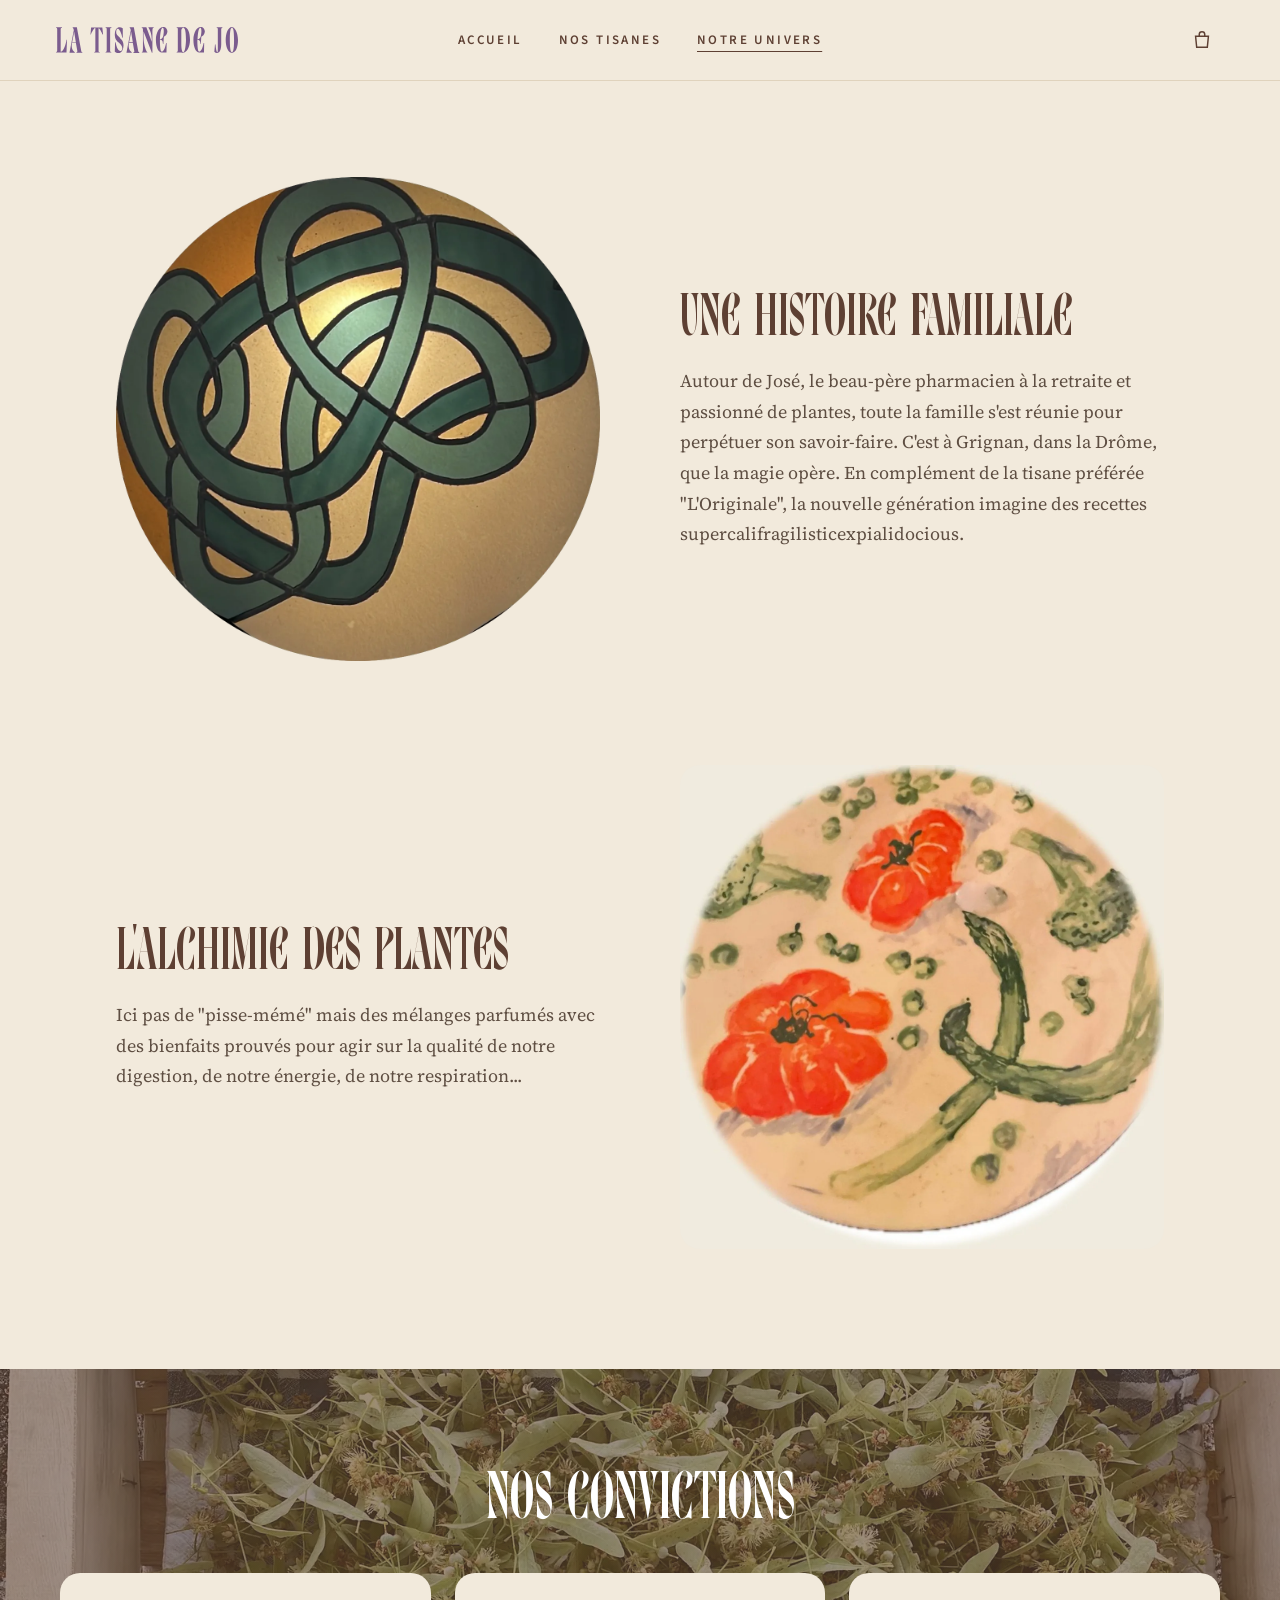
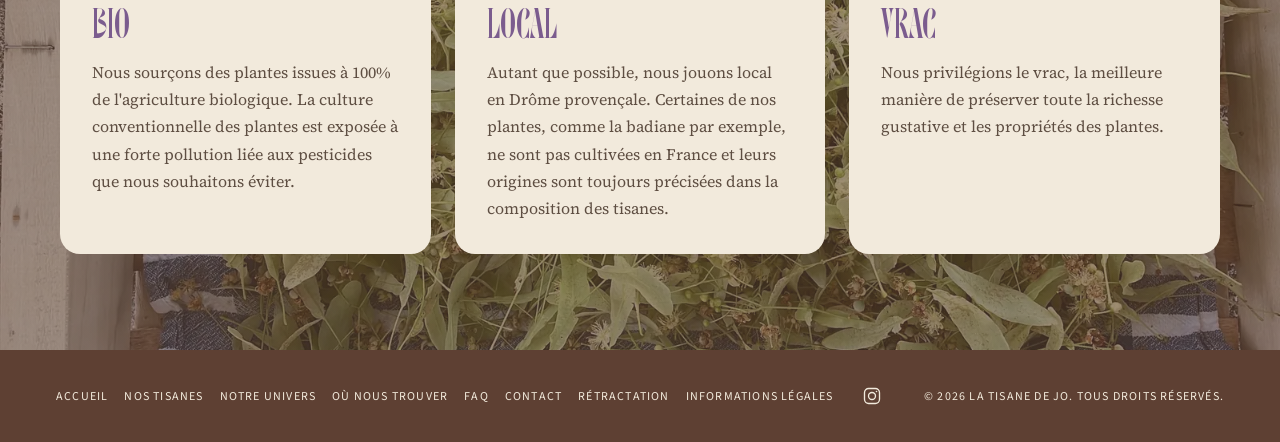
<file: notre-univers.html>
<!doctype html>
<html lang="fr">
<head>
<meta charset="utf-8">
<meta name="viewport" content="width=device-width, initial-scale=1">
<title>Notre univers — La Tisane de Jo | Tisanes bio artisanales</title>
<meta name="description" content="L'histoire de La Tisane de Jo : une aventure familiale née de la passion de Jo, pharmacien à Chartres, pour les plantes. Nos convictions : bio, local, vrac.">
<link rel="canonical" href="https://www.latisanedejo.com/notre-univers.html">
<meta name="google-site-verification" content="L5175DETMYp3d90KAxwCMftEfJO47Iv58lHJL7n-ivM" />
<meta property="og:type" content="website">
<meta property="og:locale" content="fr_FR">
<meta property="og:site_name" content="La Tisane de Jo">
<meta property="og:title" content="Notre univers — La Tisane de Jo | Tisanes bio artisanales">
<meta property="og:description" content="L'histoire de La Tisane de Jo : une aventure familiale née de la passion de Jo, pharmacien à Chartres, pour les plantes. Nos convictions : bio, local, vrac.">
<meta property="og:url" content="https://www.latisanedejo.com/notre-univers.html">
<meta property="og:image" content="https://www.latisanedejo.com/images/site/og-image.jpg">
<meta name="twitter:card" content="summary_large_image">
<meta name="theme-color" content="#F2EADC">
<link rel="icon" href="favicon.ico" sizes="48x48">
<link rel="icon" href="icon-192.png" type="image/png" sizes="192x192">
<link rel="apple-touch-icon" href="apple-touch-icon.png">
<link rel="preconnect" href="https://fonts.googleapis.com">
<link rel="preconnect" href="https://fonts.gstatic.com" crossorigin>
<link href="https://fonts.googleapis.com/css2?family=Source+Sans+3:wght@400;600;700&amp;family=Source+Serif+4:ital,opsz,wght@0,8..60,400;0,8..60,600;0,8..60,700;1,8..60,400;1,8..60,700&amp;display=swap" rel="stylesheet">
<link rel="preload" href="fonts/InsigniaSerifRegular.woff2" as="font" type="font/woff2" crossorigin>
<link rel="stylesheet" href="assets/site.css?v=20261122e">
<script type="application/ld+json">{"@context": "https://schema.org", "@type": "Organization", "name": "La Tisane de Jo", "legalName": "Tisanerie de Grignan", "url": "https://www.latisanedejo.com/", "logo": "https://www.latisanedejo.com/images/site/logo-violet.svg", "sameAs": ["https://www.instagram.com/latisanedejo/"], "address": {"@type": "PostalAddress", "streetAddress": "Chemin de la Motte", "postalCode": "26230", "addressLocality": "Grignan", "addressCountry": "FR"}}</script>
</head>
<body>
<header class="site-header">
  <button type="button" class="icon-btn menu-btn" aria-label="Ouvrir le menu" aria-expanded="false" aria-controls="menu-mobile"><svg width="24" height="24" viewBox="0 0 24 24" fill="none" stroke="currentColor" stroke-width="1.6" aria-hidden="true"><path d="M4 7h16M4 12h16M4 17h16"/></svg></button>
  <a class="site-header__logo" href="index.html" aria-label="Accueil La Tisane de Jo"><img src="images/site/logo-violet.svg" alt="La Tisane de Jo" width="183" height="26"></a>
  <nav class="site-nav" aria-label="Menu principal">
      <a href="index.html">Accueil</a>
      <a href="tisanes/index.html">Nos tisanes</a>
      <a href="notre-univers.html" aria-current="page">Notre univers</a>
  </nav>
  <button type="button" class="icon-btn cart-btn" aria-label="Panier, vide"><svg width="22" height="22" viewBox="0 0 24 24" fill="none" stroke="currentColor" stroke-width="1.6" aria-hidden="true"><path d="M5 8h14l-1.2 12H6.2L5 8z"/><path d="M9 8V6a3 3 0 0 1 6 0v2"/></svg><span class="cart-count" aria-hidden="true">0</span></button>
</header>
<div class="mobile-menu" id="menu-mobile">
  <div class="mobile-menu__overlay"></div>
  <nav class="mobile-menu__panel" aria-label="Menu principal">
      <a href="index.html">Accueil<span aria-hidden="true">→</span></a>
      <a href="tisanes/index.html">Nos tisanes<span aria-hidden="true">→</span></a>
      <a href="notre-univers.html" aria-current="page">Notre univers<span aria-hidden="true">→</span></a>
  </nav>
</div>
<div class="toast" role="status" aria-live="polite">
  <span class="toast__check" aria-hidden="true">✓</span>
  <span><strong>Ajouté au panier</strong><small></small></span>
  <button type="button">Voir le panier</button>
</div>
<main>
<h1 class="visually-hidden">Notre univers</h1>
<section class="univers-row" aria-labelledby="histoire">
  <img src="images/site/histoire-familiale.webp" alt="Histoire familiale de La Tisane de Jo - tradition et savoir-faire artisanal" width="560" height="560" loading="lazy">
  <div>
    <h2 id="histoire">Une histoire familiale</h2>
    <p>Autour de José, le beau-père pharmacien à la retraite et passionné de plantes, toute la famille s'est réunie pour perpétuer son savoir-faire. C'est à Grignan, dans la Drôme, que la magie opère. En complément de la tisane préférée "L'Originale", la nouvelle génération imagine des recettes supercalifragilisticexpialidocious.</p>
  </div>
</section>
<section class="univers-row univers-row--rev" aria-labelledby="alchimie">
  <div>
    <h2 id="alchimie">L'alchimie des plantes</h2>
    <p>Ici pas de "pisse-mémé" mais des mélanges parfumés avec des bienfaits prouvés pour agir sur la qualité de notre digestion, de notre énergie, de notre respiration...</p>
  </div>
  <img class="cover" src="images/site/alchimie-plantes.webp" alt="L'alchimie des plantes bio - sélection et assemblage artisanal des tisanes" width="560" height="560" loading="lazy">
</section>
<section class="convictions" aria-labelledby="convictions">
  <div class="convictions__inner">
    <h2 id="convictions">Nos convictions</h2>
    <div class="convictions__grid">
      <div><h3>Bio</h3><p>Nous sourçons des plantes issues à 100% de l'agriculture biologique. La culture conventionnelle des plantes est exposée à une forte pollution liée aux pesticides que nous souhaitons éviter.</p></div>
      <div><h3>Local</h3><p>Autant que possible, nous jouons local en Drôme provençale. Certaines de nos plantes, comme la badiane par exemple, ne sont pas cultivées en France et leurs origines sont toujours précisées dans la composition des tisanes.</p></div>
      <div><h3>Vrac</h3><p>Nous privilégions le vrac, la meilleure manière de préserver toute la richesse gustative et les propriétés des plantes.</p></div>
    </div>
  </div>
</section>
</main>
<footer class="site-footer">
  <nav aria-label="Liens de pied de page">
      <a href="index.html">Accueil</a>
      <a href="tisanes/index.html">Nos tisanes</a>
      <a href="notre-univers.html">Notre univers</a>
      <a href="ou-nous-trouver.html">Où nous trouver</a>
      <a href="faq.html">FAQ</a>
      <a href="contact.html">Contact</a>
      <a href="retractation.html">Rétractation</a>
      <a href="informations-legales.html">Informations légales</a>
      <a class="ig" href="https://www.instagram.com/latisanedejo/" target="_blank" rel="noopener" aria-label="Instagram"><svg width="20" height="20" viewBox="0 0 24 24" fill="none" stroke="currentColor" stroke-width="1.6" aria-hidden="true"><rect x="3" y="3" width="18" height="18" rx="5"/><circle cx="12" cy="12" r="4.2"/><circle cx="17.4" cy="6.6" r="1" fill="currentColor" stroke="none"/></svg></a>
  </nav>
  <p>© 2026 La Tisane de Jo. Tous droits réservés.</p>
</footer>
<script src="assets/site.js?v=20261122e" defer></script>
</body>
</html>
</file>
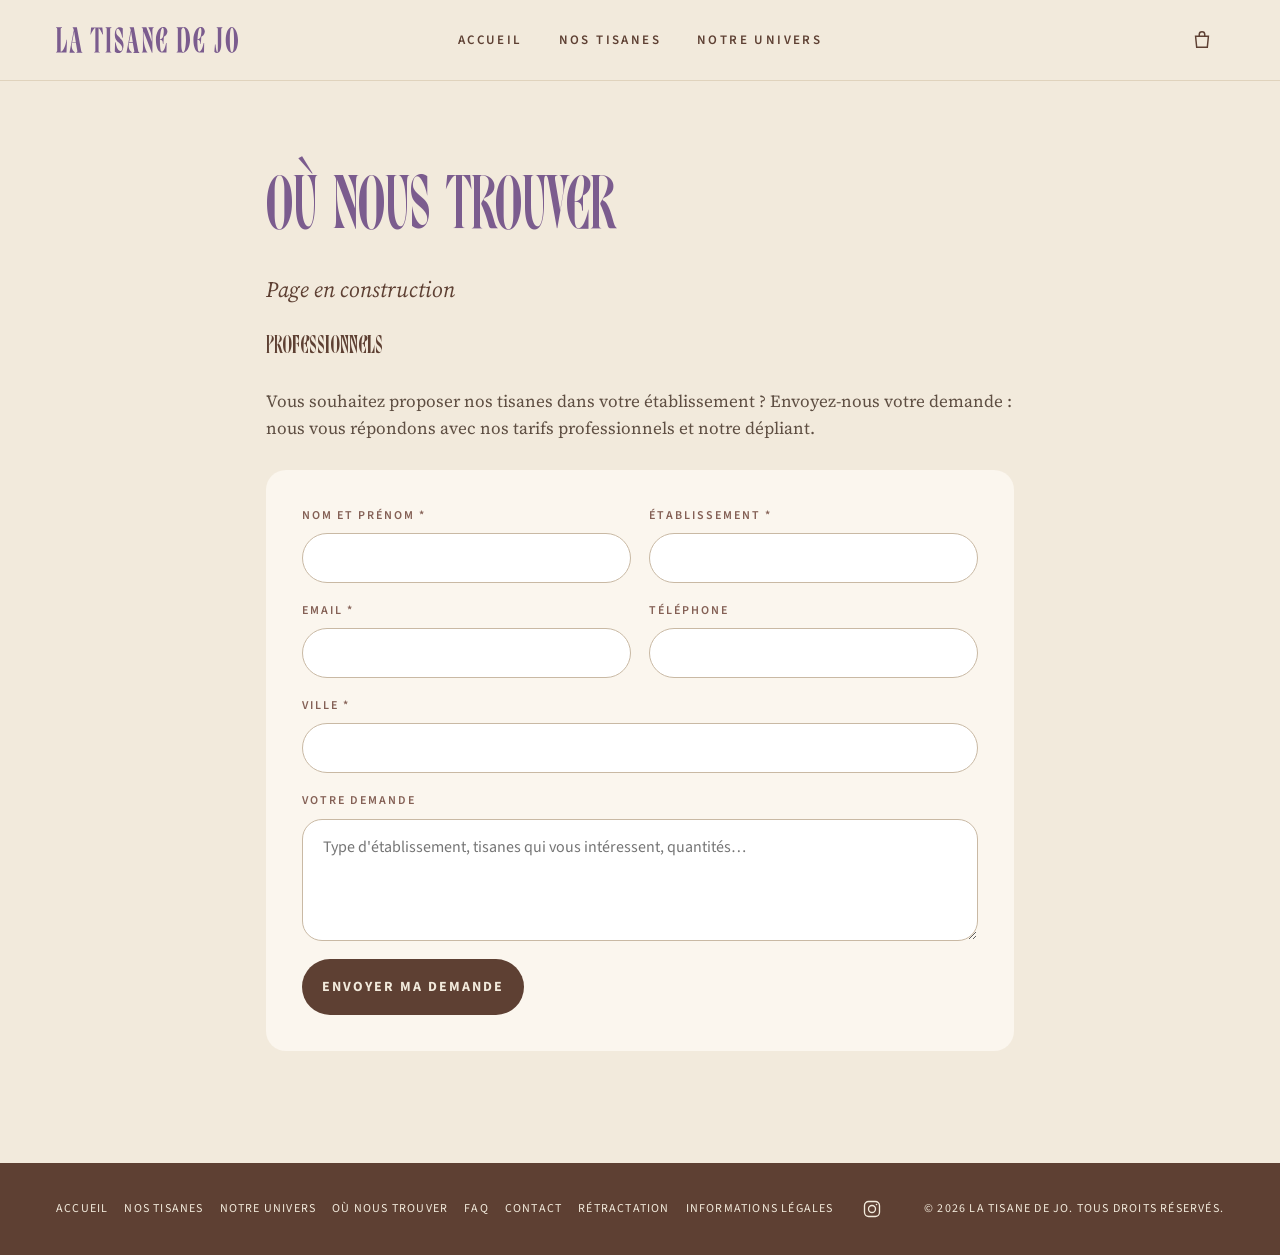
<file: ou-nous-trouver.html>
<!doctype html>
<html lang="fr">
<head>
<meta charset="utf-8">
<meta name="viewport" content="width=device-width, initial-scale=1">
<title>Où nous trouver — La Tisane de Jo</title>
<meta name="description" content="Où trouver les tisanes bio La Tisane de Jo. Professionnels : demandez nos tarifs.">
<link rel="canonical" href="https://www.latisanedejo.com/ou-nous-trouver.html">
<meta name="google-site-verification" content="L5175DETMYp3d90KAxwCMftEfJO47Iv58lHJL7n-ivM" />
<meta property="og:type" content="website">
<meta property="og:locale" content="fr_FR">
<meta property="og:site_name" content="La Tisane de Jo">
<meta property="og:title" content="Où nous trouver — La Tisane de Jo">
<meta property="og:description" content="Où trouver les tisanes bio La Tisane de Jo. Professionnels : demandez nos tarifs.">
<meta property="og:url" content="https://www.latisanedejo.com/ou-nous-trouver.html">
<meta property="og:image" content="https://www.latisanedejo.com/images/site/og-image.jpg">
<meta name="twitter:card" content="summary_large_image">
<meta name="theme-color" content="#F2EADC">
<link rel="icon" href="favicon.ico" sizes="48x48">
<link rel="icon" href="icon-192.png" type="image/png" sizes="192x192">
<link rel="apple-touch-icon" href="apple-touch-icon.png">
<link rel="preconnect" href="https://fonts.googleapis.com">
<link rel="preconnect" href="https://fonts.gstatic.com" crossorigin>
<link href="https://fonts.googleapis.com/css2?family=Source+Sans+3:wght@400;600;700&amp;family=Source+Serif+4:ital,opsz,wght@0,8..60,400;0,8..60,600;0,8..60,700;1,8..60,400;1,8..60,700&amp;display=swap" rel="stylesheet">
<link rel="preload" href="fonts/InsigniaSerifRegular.woff2" as="font" type="font/woff2" crossorigin>
<link rel="stylesheet" href="assets/site.css?v=20261122e">
<script type="application/ld+json">{"@context": "https://schema.org", "@type": "Organization", "name": "La Tisane de Jo", "legalName": "Tisanerie de Grignan", "url": "https://www.latisanedejo.com/", "logo": "https://www.latisanedejo.com/images/site/logo-violet.svg", "sameAs": ["https://www.instagram.com/latisanedejo/"], "address": {"@type": "PostalAddress", "streetAddress": "Chemin de la Motte", "postalCode": "26230", "addressLocality": "Grignan", "addressCountry": "FR"}}</script>
</head>
<body>
<header class="site-header">
  <button type="button" class="icon-btn menu-btn" aria-label="Ouvrir le menu" aria-expanded="false" aria-controls="menu-mobile"><svg width="24" height="24" viewBox="0 0 24 24" fill="none" stroke="currentColor" stroke-width="1.6" aria-hidden="true"><path d="M4 7h16M4 12h16M4 17h16"/></svg></button>
  <a class="site-header__logo" href="index.html" aria-label="Accueil La Tisane de Jo"><img src="images/site/logo-violet.svg" alt="La Tisane de Jo" width="183" height="26"></a>
  <nav class="site-nav" aria-label="Menu principal">
      <a href="index.html">Accueil</a>
      <a href="tisanes/index.html">Nos tisanes</a>
      <a href="notre-univers.html">Notre univers</a>
  </nav>
  <button type="button" class="icon-btn cart-btn" aria-label="Panier, vide"><svg width="22" height="22" viewBox="0 0 24 24" fill="none" stroke="currentColor" stroke-width="1.6" aria-hidden="true"><path d="M5 8h14l-1.2 12H6.2L5 8z"/><path d="M9 8V6a3 3 0 0 1 6 0v2"/></svg><span class="cart-count" aria-hidden="true">0</span></button>
</header>
<div class="mobile-menu" id="menu-mobile">
  <div class="mobile-menu__overlay"></div>
  <nav class="mobile-menu__panel" aria-label="Menu principal">
      <a href="index.html">Accueil<span aria-hidden="true">→</span></a>
      <a href="tisanes/index.html">Nos tisanes<span aria-hidden="true">→</span></a>
      <a href="notre-univers.html">Notre univers<span aria-hidden="true">→</span></a>
  </nav>
</div>
<div class="toast" role="status" aria-live="polite">
  <span class="toast__check" aria-hidden="true">✓</span>
  <span><strong>Ajouté au panier</strong><small></small></span>
  <button type="button">Voir le panier</button>
</div>
<main>
<div class="page">
  <h1>Où nous trouver</h1>
  <p class="page__intro">Page en construction</p>
  <h2 id="pro" style="scroll-margin-top:110px">Professionnels</h2>
  <p>Vous souhaitez proposer nos tisanes dans votre établissement ? Envoyez-nous votre demande : nous vous répondons avec nos tarifs professionnels et notre dépliant.</p>
  <p class="notice hidden" id="merci" role="status">Merci, votre demande a bien été envoyée. Nous revenons vers vous très vite.</p>
  <form class="form-card" action="https://api.web3forms.com/submit" method="POST">
    <input type="hidden" name="access_key" value="0916cc3c-d545-467c-8a14-0331bb1eb0f2">
    <input type="hidden" name="subject" value="Demande de devis pro — La Tisane de Jo">
    <input type="hidden" name="from_name" value="Site La Tisane de Jo">
    <input type="checkbox" name="botcheck" class="hidden" style="display:none" tabindex="-1" autocomplete="off">
    <input type="hidden" name="redirect" value="https://www.latisanedejo.com/ou-nous-trouver.html?merci=1#pro">
    <div class="form-row">
      <div class="field"><label for="pro_nom">Nom et prénom *</label><input id="pro_nom" name="nom" type="text" autocomplete="name" required></div>
      <div class="field"><label for="pro_etab">Établissement *</label><input id="pro_etab" name="etablissement" type="text" autocomplete="organization" required></div>
    </div>
    <div class="form-row">
      <div class="field"><label for="pro_email">Email *</label><input id="pro_email" name="email" type="email" autocomplete="email" required></div>
      <div class="field"><label for="pro_tel">Téléphone</label><input id="pro_tel" name="telephone" type="tel" autocomplete="tel"></div>
    </div>
    <div class="field"><label for="pro_ville">Ville *</label><input id="pro_ville" name="ville" type="text" autocomplete="address-level2" required></div>
    <div class="field"><label for="pro_msg">Votre demande</label><textarea id="pro_msg" name="message" rows="4" placeholder="Type d'établissement, tisanes qui vous intéressent, quantités…"></textarea></div>
    <div><button type="submit" class="btn btn--big">Envoyer ma demande</button></div>
  </form>
</div>
<script>if (/[?&]merci=1/.test(location.search)) document.getElementById('merci').classList.remove('hidden');</script>
</main>
<footer class="site-footer">
  <nav aria-label="Liens de pied de page">
      <a href="index.html">Accueil</a>
      <a href="tisanes/index.html">Nos tisanes</a>
      <a href="notre-univers.html">Notre univers</a>
      <a href="ou-nous-trouver.html">Où nous trouver</a>
      <a href="faq.html">FAQ</a>
      <a href="contact.html">Contact</a>
      <a href="retractation.html">Rétractation</a>
      <a href="informations-legales.html">Informations légales</a>
      <a class="ig" href="https://www.instagram.com/latisanedejo/" target="_blank" rel="noopener" aria-label="Instagram"><svg width="20" height="20" viewBox="0 0 24 24" fill="none" stroke="currentColor" stroke-width="1.6" aria-hidden="true"><rect x="3" y="3" width="18" height="18" rx="5"/><circle cx="12" cy="12" r="4.2"/><circle cx="17.4" cy="6.6" r="1" fill="currentColor" stroke="none"/></svg></a>
  </nav>
  <p>© 2026 La Tisane de Jo. Tous droits réservés.</p>
</footer>
<script src="assets/site.js?v=20261122e" defer></script>
</body>
</html>
</file>
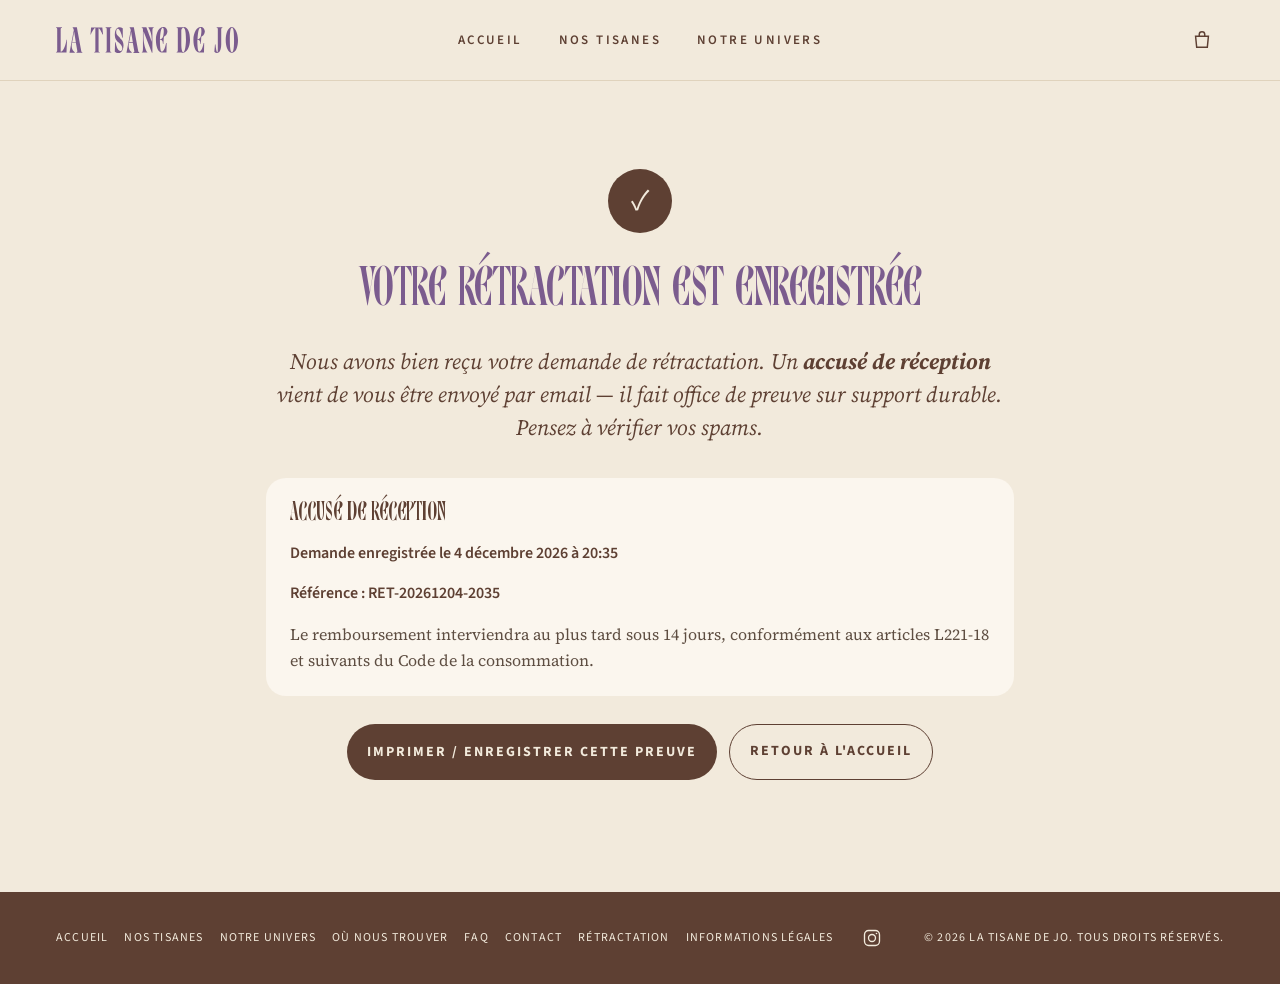
<file: retractation-confirmation.html>
<!doctype html>
<html lang="fr">
<head>
<meta charset="utf-8">
<meta name="viewport" content="width=device-width, initial-scale=1">
<title>Rétractation enregistrée — La Tisane de Jo</title>
<meta name="description" content="Votre demande de rétractation La Tisane de Jo est enregistrée. Un accusé de réception vous a été envoyé par email.">
<meta name="robots" content="noindex">
<link rel="canonical" href="https://www.latisanedejo.com/retractation-confirmation.html">
<meta name="google-site-verification" content="L5175DETMYp3d90KAxwCMftEfJO47Iv58lHJL7n-ivM" />
<meta property="og:type" content="website">
<meta property="og:locale" content="fr_FR">
<meta property="og:site_name" content="La Tisane de Jo">
<meta property="og:title" content="Rétractation enregistrée — La Tisane de Jo">
<meta property="og:description" content="Votre demande de rétractation La Tisane de Jo est enregistrée. Un accusé de réception vous a été envoyé par email.">
<meta property="og:url" content="https://www.latisanedejo.com/retractation-confirmation.html">
<meta property="og:image" content="https://www.latisanedejo.com/images/site/og-image.jpg">
<meta name="twitter:card" content="summary_large_image">
<meta name="theme-color" content="#F2EADC">
<link rel="icon" href="favicon.ico" sizes="48x48">
<link rel="icon" href="icon-192.png" type="image/png" sizes="192x192">
<link rel="apple-touch-icon" href="apple-touch-icon.png">
<link rel="preconnect" href="https://fonts.googleapis.com">
<link rel="preconnect" href="https://fonts.gstatic.com" crossorigin>
<link href="https://fonts.googleapis.com/css2?family=Source+Sans+3:wght@400;600;700&amp;family=Source+Serif+4:ital,opsz,wght@0,8..60,400;0,8..60,600;0,8..60,700;1,8..60,400;1,8..60,700&amp;display=swap" rel="stylesheet">
<link rel="preload" href="fonts/InsigniaSerifRegular.woff2" as="font" type="font/woff2" crossorigin>
<link rel="stylesheet" href="assets/site.css?v=20261122e">
<script type="application/ld+json">{"@context": "https://schema.org", "@type": "Organization", "name": "La Tisane de Jo", "legalName": "Tisanerie de Grignan", "url": "https://www.latisanedejo.com/", "logo": "https://www.latisanedejo.com/images/site/logo-violet.svg", "sameAs": ["https://www.instagram.com/latisanedejo/"], "address": {"@type": "PostalAddress", "streetAddress": "Chemin de la Motte", "postalCode": "26230", "addressLocality": "Grignan", "addressCountry": "FR"}}</script>
</head>
<body>
<header class="site-header">
  <button type="button" class="icon-btn menu-btn" aria-label="Ouvrir le menu" aria-expanded="false" aria-controls="menu-mobile"><svg width="24" height="24" viewBox="0 0 24 24" fill="none" stroke="currentColor" stroke-width="1.6" aria-hidden="true"><path d="M4 7h16M4 12h16M4 17h16"/></svg></button>
  <a class="site-header__logo" href="index.html" aria-label="Accueil La Tisane de Jo"><img src="images/site/logo-violet.svg" alt="La Tisane de Jo" width="183" height="26"></a>
  <nav class="site-nav" aria-label="Menu principal">
      <a href="index.html">Accueil</a>
      <a href="tisanes/index.html">Nos tisanes</a>
      <a href="notre-univers.html">Notre univers</a>
  </nav>
  <button type="button" class="icon-btn cart-btn" aria-label="Panier, vide"><svg width="22" height="22" viewBox="0 0 24 24" fill="none" stroke="currentColor" stroke-width="1.6" aria-hidden="true"><path d="M5 8h14l-1.2 12H6.2L5 8z"/><path d="M9 8V6a3 3 0 0 1 6 0v2"/></svg><span class="cart-count" aria-hidden="true">0</span></button>
</header>
<div class="mobile-menu" id="menu-mobile">
  <div class="mobile-menu__overlay"></div>
  <nav class="mobile-menu__panel" aria-label="Menu principal">
      <a href="index.html">Accueil<span aria-hidden="true">→</span></a>
      <a href="tisanes/index.html">Nos tisanes<span aria-hidden="true">→</span></a>
      <a href="notre-univers.html">Notre univers<span aria-hidden="true">→</span></a>
  </nav>
</div>
<div class="toast" role="status" aria-live="polite">
  <span class="toast__check" aria-hidden="true">✓</span>
  <span><strong>Ajouté au panier</strong><small></small></span>
  <button type="button">Voir le panier</button>
</div>
<main>
<div class="page center">
  <span class="check" aria-hidden="true">✓</span>
  <h1 class="h1-sm">Votre rétractation est enregistrée</h1>
  <p class="page__intro">Nous avons bien reçu votre demande de rétractation. Un <strong>accusé de réception</strong> vient de vous être envoyé par email — il fait office de preuve sur support durable. Pensez à vérifier vos spams.</p>
  <section class="box" aria-labelledby="ar" style="align-self:stretch;text-align:left">
    <h2 id="ar">Accusé de réception</h2>
    <p id="stamp" style="font-family:var(--sans);font-weight:600;color:var(--brown)">—</p>
    <p id="ref" style="font-family:var(--sans);font-weight:600;color:var(--brown)"></p>
    <p>Le remboursement interviendra au plus tard sous 14 jours, conformément aux articles L221-18 et suivants du Code de la consommation.</p>
  </section>
  <div style="display:flex;flex-wrap:wrap;gap:12px;justify-content:center">
    <button type="button" class="btn btn--big" onclick="window.print()">Imprimer / enregistrer cette preuve</button>
    <a class="btn btn--big btn--ghost" href="index.html">Retour à l'accueil</a>
  </div>
</div>
<script>
var now = new Date();
document.getElementById('stamp').textContent = 'Demande enregistrée le ' + now.toLocaleString('fr-FR', { dateStyle: 'long', timeStyle: 'short' });
var ref = 'RET-' + now.getFullYear() + ('0' + (now.getMonth() + 1)).slice(-2) + ('0' + now.getDate()).slice(-2) + '-' + ('0' + now.getHours()).slice(-2) + ('0' + now.getMinutes()).slice(-2);
document.getElementById('ref').textContent = 'Référence : ' + ref;
</script>
</main>
<footer class="site-footer">
  <nav aria-label="Liens de pied de page">
      <a href="index.html">Accueil</a>
      <a href="tisanes/index.html">Nos tisanes</a>
      <a href="notre-univers.html">Notre univers</a>
      <a href="ou-nous-trouver.html">Où nous trouver</a>
      <a href="faq.html">FAQ</a>
      <a href="contact.html">Contact</a>
      <a href="retractation.html">Rétractation</a>
      <a href="informations-legales.html">Informations légales</a>
      <a class="ig" href="https://www.instagram.com/latisanedejo/" target="_blank" rel="noopener" aria-label="Instagram"><svg width="20" height="20" viewBox="0 0 24 24" fill="none" stroke="currentColor" stroke-width="1.6" aria-hidden="true"><rect x="3" y="3" width="18" height="18" rx="5"/><circle cx="12" cy="12" r="4.2"/><circle cx="17.4" cy="6.6" r="1" fill="currentColor" stroke="none"/></svg></a>
  </nav>
  <p>© 2026 La Tisane de Jo. Tous droits réservés.</p>
</footer>
<script src="assets/site.js?v=20261122e" defer></script>
</body>
</html>
</file>
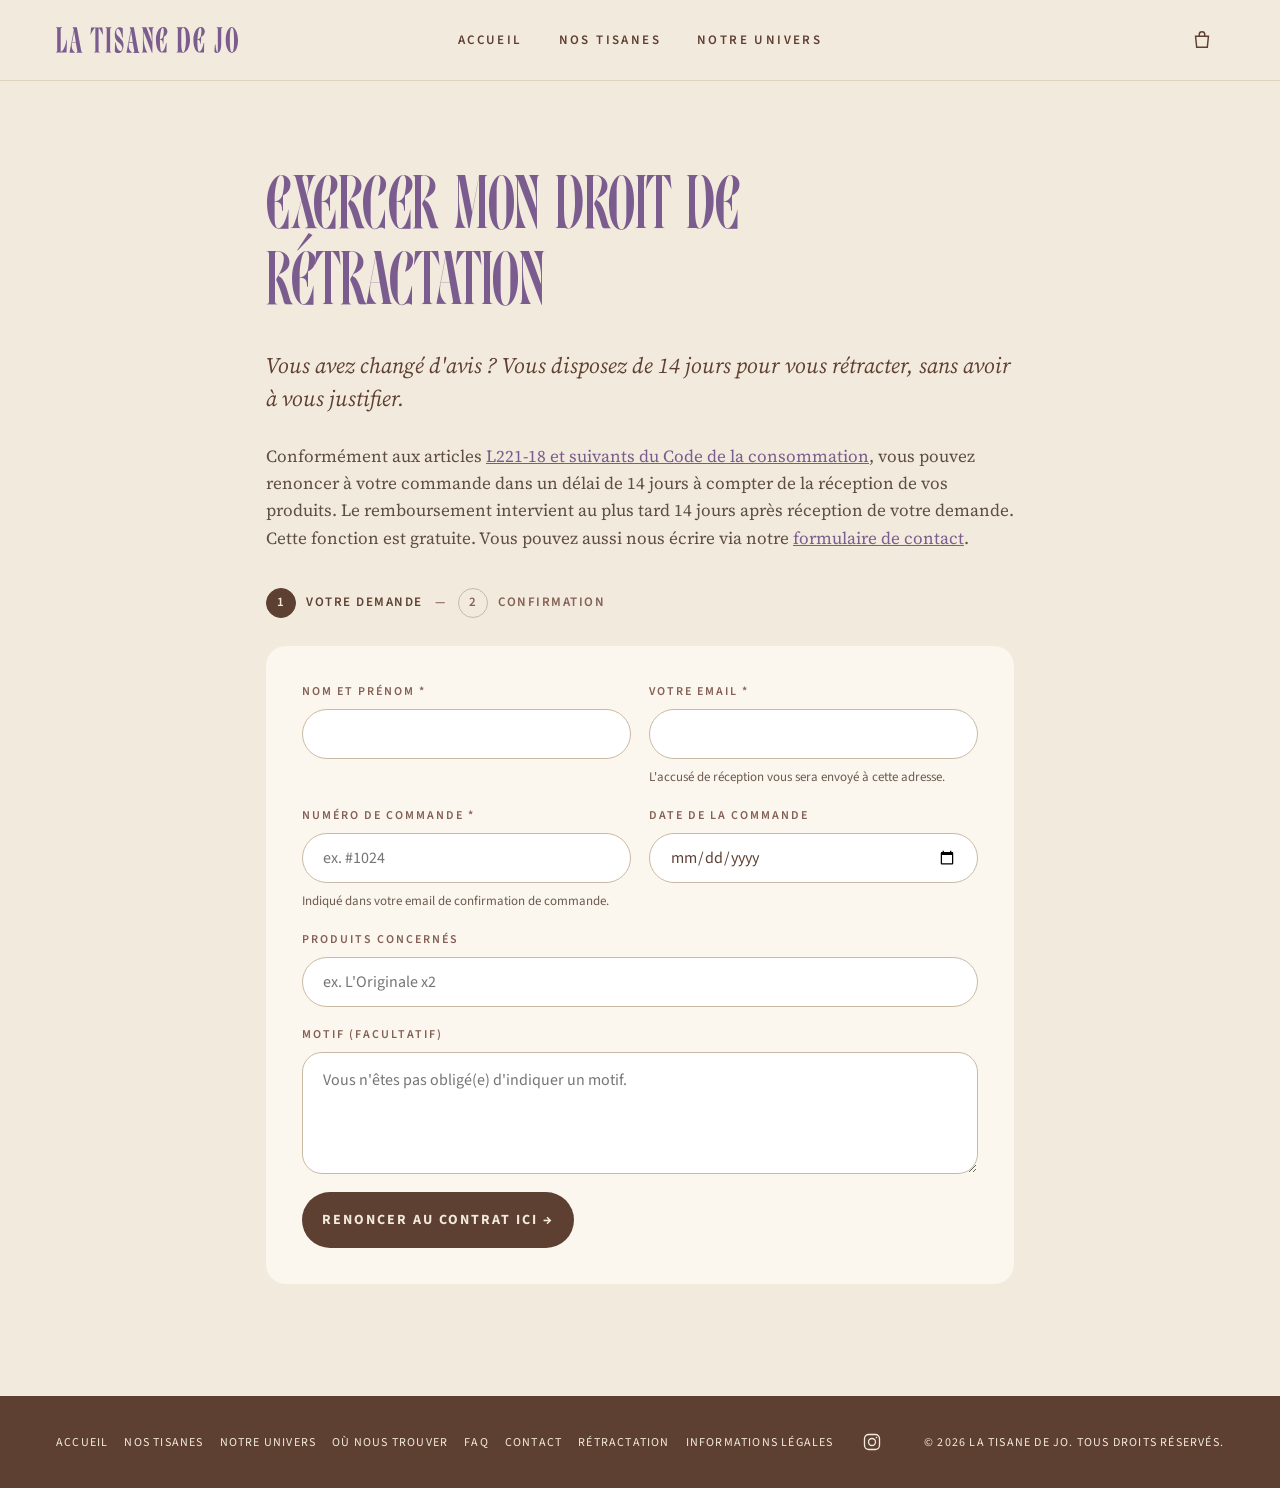
<file: retractation.html>
<!doctype html>
<html lang="fr">
<head>
<meta charset="utf-8">
<meta name="viewport" content="width=device-width, initial-scale=1">
<title>Exercer mon droit de rétractation — La Tisane de Jo</title>
<meta name="description" content="Exercez en ligne votre droit de rétractation de 14 jours sur une commande La Tisane de Jo. Gratuit, avec accusé de réception immédiat par email.">
<link rel="canonical" href="https://www.latisanedejo.com/retractation.html">
<meta name="google-site-verification" content="L5175DETMYp3d90KAxwCMftEfJO47Iv58lHJL7n-ivM" />
<meta property="og:type" content="website">
<meta property="og:locale" content="fr_FR">
<meta property="og:site_name" content="La Tisane de Jo">
<meta property="og:title" content="Exercer mon droit de rétractation — La Tisane de Jo">
<meta property="og:description" content="Exercez en ligne votre droit de rétractation de 14 jours sur une commande La Tisane de Jo. Gratuit, avec accusé de réception immédiat par email.">
<meta property="og:url" content="https://www.latisanedejo.com/retractation.html">
<meta property="og:image" content="https://www.latisanedejo.com/images/site/og-image.jpg">
<meta name="twitter:card" content="summary_large_image">
<meta name="theme-color" content="#F2EADC">
<link rel="icon" href="favicon.ico" sizes="48x48">
<link rel="icon" href="icon-192.png" type="image/png" sizes="192x192">
<link rel="apple-touch-icon" href="apple-touch-icon.png">
<link rel="preconnect" href="https://fonts.googleapis.com">
<link rel="preconnect" href="https://fonts.gstatic.com" crossorigin>
<link href="https://fonts.googleapis.com/css2?family=Source+Sans+3:wght@400;600;700&amp;family=Source+Serif+4:ital,opsz,wght@0,8..60,400;0,8..60,600;0,8..60,700;1,8..60,400;1,8..60,700&amp;display=swap" rel="stylesheet">
<link rel="preload" href="fonts/InsigniaSerifRegular.woff2" as="font" type="font/woff2" crossorigin>
<link rel="stylesheet" href="assets/site.css?v=20261122e">
<script type="application/ld+json">{"@context": "https://schema.org", "@type": "Organization", "name": "La Tisane de Jo", "legalName": "Tisanerie de Grignan", "url": "https://www.latisanedejo.com/", "logo": "https://www.latisanedejo.com/images/site/logo-violet.svg", "sameAs": ["https://www.instagram.com/latisanedejo/"], "address": {"@type": "PostalAddress", "streetAddress": "Chemin de la Motte", "postalCode": "26230", "addressLocality": "Grignan", "addressCountry": "FR"}}</script>
</head>
<body>
<header class="site-header">
  <button type="button" class="icon-btn menu-btn" aria-label="Ouvrir le menu" aria-expanded="false" aria-controls="menu-mobile"><svg width="24" height="24" viewBox="0 0 24 24" fill="none" stroke="currentColor" stroke-width="1.6" aria-hidden="true"><path d="M4 7h16M4 12h16M4 17h16"/></svg></button>
  <a class="site-header__logo" href="index.html" aria-label="Accueil La Tisane de Jo"><img src="images/site/logo-violet.svg" alt="La Tisane de Jo" width="183" height="26"></a>
  <nav class="site-nav" aria-label="Menu principal">
      <a href="index.html">Accueil</a>
      <a href="tisanes/index.html">Nos tisanes</a>
      <a href="notre-univers.html">Notre univers</a>
  </nav>
  <button type="button" class="icon-btn cart-btn" aria-label="Panier, vide"><svg width="22" height="22" viewBox="0 0 24 24" fill="none" stroke="currentColor" stroke-width="1.6" aria-hidden="true"><path d="M5 8h14l-1.2 12H6.2L5 8z"/><path d="M9 8V6a3 3 0 0 1 6 0v2"/></svg><span class="cart-count" aria-hidden="true">0</span></button>
</header>
<div class="mobile-menu" id="menu-mobile">
  <div class="mobile-menu__overlay"></div>
  <nav class="mobile-menu__panel" aria-label="Menu principal">
      <a href="index.html">Accueil<span aria-hidden="true">→</span></a>
      <a href="tisanes/index.html">Nos tisanes<span aria-hidden="true">→</span></a>
      <a href="notre-univers.html">Notre univers<span aria-hidden="true">→</span></a>
  </nav>
</div>
<div class="toast" role="status" aria-live="polite">
  <span class="toast__check" aria-hidden="true">✓</span>
  <span><strong>Ajouté au panier</strong><small></small></span>
  <button type="button">Voir le panier</button>
</div>
<main>
<div class="page">
  <h1>Exercer mon droit de rétractation</h1>
  <p class="page__intro">Vous avez changé d'avis ? Vous disposez de 14 jours pour vous rétracter, sans avoir à vous justifier.</p>
  <p>Conformément aux articles <a href="https://www.legifrance.gouv.fr/codes/section_lc/LEGITEXT000006069565/LEGISCTA000032226842/" target="_blank" rel="noopener">L221-18 et suivants du Code de la consommation</a>, vous pouvez renoncer à votre commande dans un délai de 14 jours à compter de la réception de vos produits. Le remboursement intervient au plus tard 14 jours après réception de votre demande. Cette fonction est gratuite. Vous pouvez aussi nous écrire via notre <a href="contact.html">formulaire de contact</a>.</p>
  <ol class="steps" aria-label="Étapes">
    <li class="active" id="dot1"><span>1</span>Votre demande</li>
    <li aria-hidden="true">—</li>
    <li id="dot2"><span>2</span>Confirmation</li>
  </ol>
  <form class="form-card" action="https://formsubmit.co/0e60764f822b6f1b80ce68135147a019" method="POST">
    <input type="hidden" name="_subject" value="⚠ Demande de rétractation — La Tisane de Jo">
    <input type="hidden" name="_template" value="table">
    <!-- NE PAS désactiver le captcha : FormSubmit n'envoie pas l'accusé de réception (_autoresponse) si le captcha est désactivé. Or cet accusé est obligatoire (art. L221-21-1). -->
    <input type="hidden" name="_next" value="https://www.latisanedejo.com/retractation-confirmation.html">
    <input type="hidden" name="_autoresponse" value="Bonjour,&#10;&#10;Nous accusons réception de votre demande de rétractation concernant votre commande La Tisane de Jo. Votre demande a bien été enregistrée à la date et l'heure d'envoi de cet email, qui fait office d'accusé de réception sur support durable.&#10;&#10;Conformément aux articles L221-18 et suivants du Code de la consommation, votre rétractation est prise en compte. Si vous avez déjà reçu vos produits, merci de nous les renvoyer ; le remboursement sera effectué au plus tard sous 14 jours à compter de la réception de cette demande (ou de la récupération des produits).&#10;&#10;Pour toute question, utilisez le formulaire de contact sur latisanedejo.com/contact.html&#10;&#10;La Tisane de Jo">
    <input type="text" name="_honey" style="display:none" tabindex="-1" autocomplete="off">
    <div id="step1" style="display:flex;flex-direction:column;gap:18px">
      <div class="form-row">
        <div class="field"><label for="name">Nom et prénom *</label><input id="name" name="name" type="text" autocomplete="name" required></div>
        <div class="field"><label for="email">Votre email *</label><input id="email" name="email" type="email" autocomplete="email" required><span class="hint">L'accusé de réception vous sera envoyé à cette adresse.</span></div>
      </div>
      <div class="form-row">
        <div class="field"><label for="numero_commande">Numéro de commande *</label><input id="numero_commande" name="numero_commande" type="text" placeholder="ex. #1024" required><span class="hint">Indiqué dans votre email de confirmation de commande.</span></div>
        <div class="field"><label for="date_commande">Date de la commande</label><input id="date_commande" name="date_commande" type="date"></div>
      </div>
      <div class="field"><label for="produits">Produits concernés</label><input id="produits" name="produits" type="text" placeholder="ex. L'Originale x2"></div>
      <div class="field"><label for="motif">Motif (facultatif)</label><textarea id="motif" name="motif" rows="4" placeholder="Vous n'êtes pas obligé(e) d'indiquer un motif."></textarea></div>
      <div><button type="button" class="btn btn--big" id="toStep2">Renoncer au contrat ici →</button></div>
    </div>
    <div id="step2" class="hidden recap" style="flex-direction:column;gap:18px">
      <div>
        <h2 style="font-size:30px">Vérifiez votre demande</h2>
        <dl>
          <dt>Nom</dt><dd id="r_name">—</dd>
          <dt>Email</dt><dd id="r_email">—</dd>
          <dt>Commande</dt><dd id="r_cmd">—</dd>
          <dt>Date</dt><dd id="r_date">—</dd>
          <dt>Produits</dt><dd id="r_prod">—</dd>
        </dl>
      </div>
      <p>En cliquant sur « Confirmer ma rétractation », vous exercez définitivement votre droit de rétractation pour cette commande. Un accusé de réception vous sera envoyé immédiatement par email.</p>
      <div style="display:flex;flex-wrap:wrap;gap:12px">
        <button type="submit" class="btn btn--big">Confirmer ma rétractation</button>
        <button type="button" class="btn btn--big btn--ghost" id="backStep1">← Modifier</button>
      </div>
    </div>
  </form>
</div>
<script>
(function () {
  var step1 = document.getElementById('step1'), step2 = document.getElementById('step2');
  var dot1 = document.getElementById('dot1'), dot2 = document.getElementById('dot2');
  document.getElementById('toStep2').addEventListener('click', function () {
    var required = ['name', 'email', 'numero_commande'];
    for (var i = 0; i < required.length; i++) {
      var el = document.getElementById(required[i]);
      if (!el.value || !el.checkValidity()) { el.reportValidity(); el.focus(); return; }
    }
    var val = function (id) { return document.getElementById(id).value || '—'; };
    document.getElementById('r_name').textContent = val('name');
    document.getElementById('r_email').textContent = val('email');
    document.getElementById('r_cmd').textContent = val('numero_commande');
    document.getElementById('r_date').textContent = val('date_commande');
    document.getElementById('r_prod').textContent = val('produits');
    step1.classList.add('hidden'); step2.classList.remove('hidden'); step2.style.display = 'flex';
    dot1.classList.remove('active'); dot2.classList.add('active');
    window.scrollTo({ top: 0, behavior: 'smooth' });
  });
  document.getElementById('backStep1').addEventListener('click', function () {
    step2.classList.add('hidden'); step1.classList.remove('hidden');
    dot2.classList.remove('active'); dot1.classList.add('active');
  });
})();
</script>
</main>
<footer class="site-footer">
  <nav aria-label="Liens de pied de page">
      <a href="index.html">Accueil</a>
      <a href="tisanes/index.html">Nos tisanes</a>
      <a href="notre-univers.html">Notre univers</a>
      <a href="ou-nous-trouver.html">Où nous trouver</a>
      <a href="faq.html">FAQ</a>
      <a href="contact.html">Contact</a>
      <a href="retractation.html">Rétractation</a>
      <a href="informations-legales.html">Informations légales</a>
      <a class="ig" href="https://www.instagram.com/latisanedejo/" target="_blank" rel="noopener" aria-label="Instagram"><svg width="20" height="20" viewBox="0 0 24 24" fill="none" stroke="currentColor" stroke-width="1.6" aria-hidden="true"><rect x="3" y="3" width="18" height="18" rx="5"/><circle cx="12" cy="12" r="4.2"/><circle cx="17.4" cy="6.6" r="1" fill="currentColor" stroke="none"/></svg></a>
  </nav>
  <p>© 2026 La Tisane de Jo. Tous droits réservés.</p>
</footer>
<script src="assets/site.js?v=20261122e" defer></script>
</body>
</html>
</file>
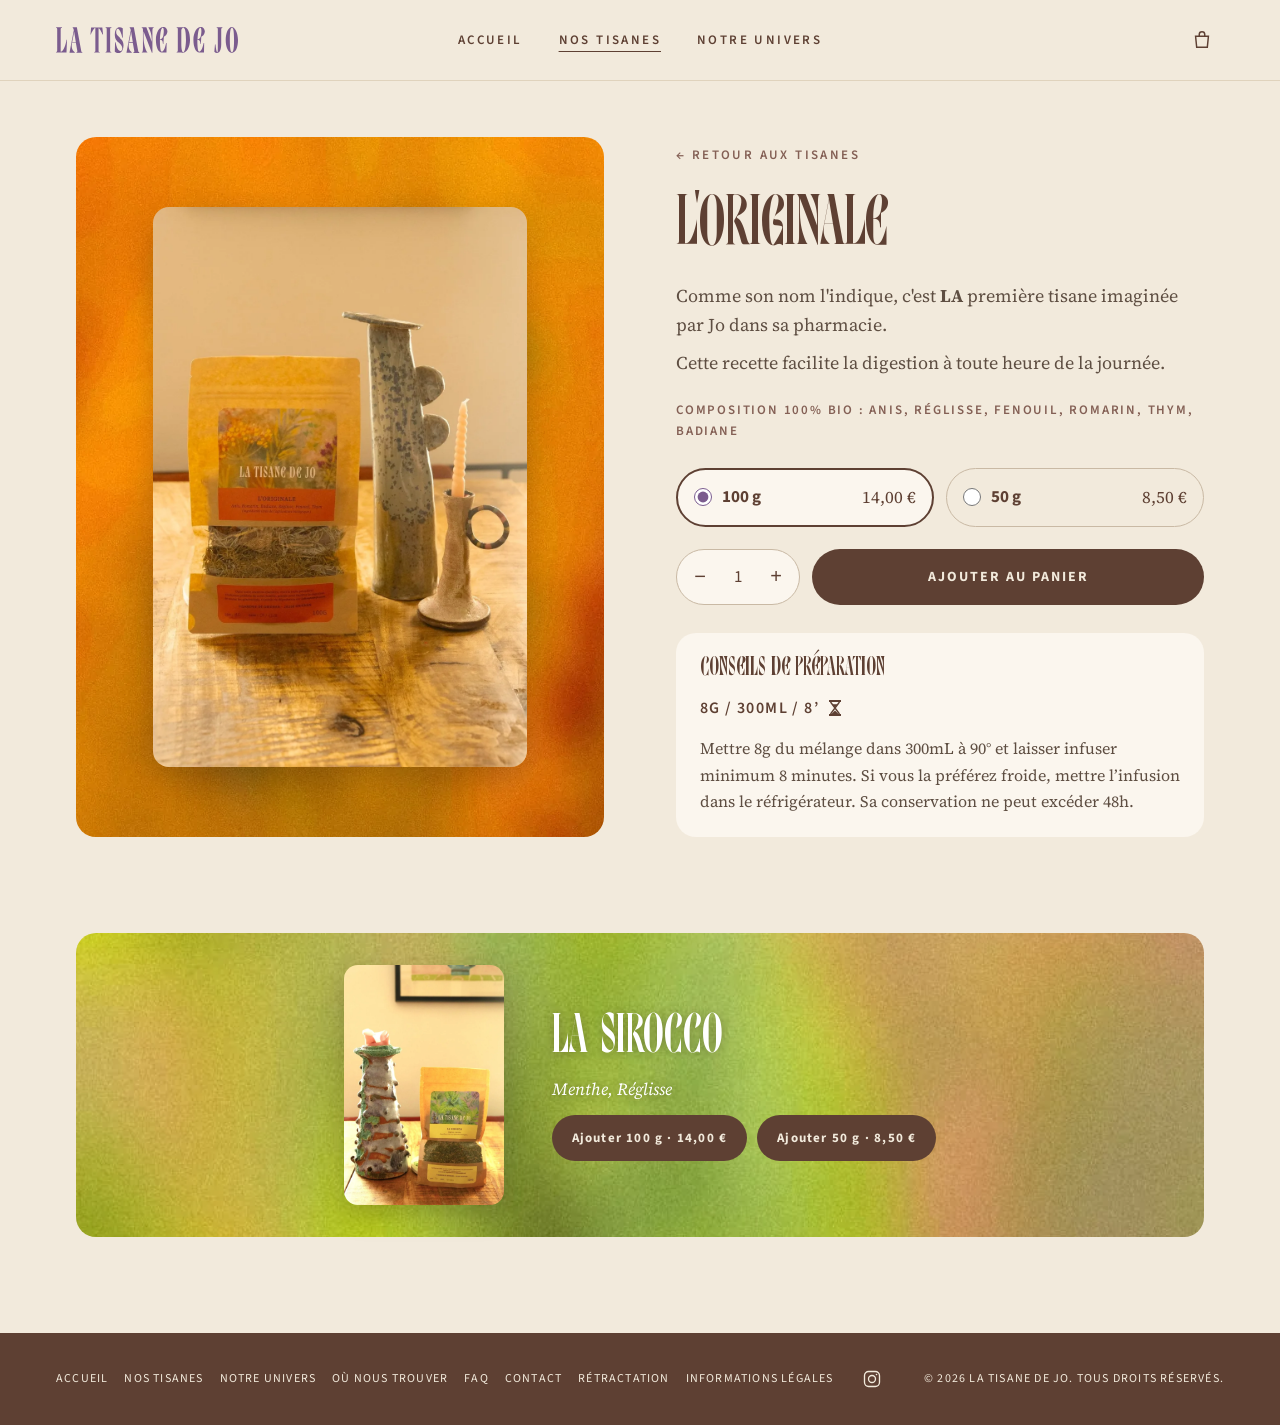
<file: tisanes/originale.html>
<!doctype html>
<html lang="fr">
<head>
<meta charset="utf-8">
<meta name="viewport" content="width=device-width, initial-scale=1">
<title>L'Originale — Tisane bio digestive | La Tisane de Jo</title>
<meta name="description" content="L'Originale : tisane bio digestive (anis, réglisse, fenouil, romarin, thym, badiane), recette de pharmacien. 14 € les 100 g, 8,50 € les 50 g.">
<link rel="canonical" href="https://www.latisanedejo.com/tisanes/originale.html">
<meta name="google-site-verification" content="L5175DETMYp3d90KAxwCMftEfJO47Iv58lHJL7n-ivM" />
<meta property="og:type" content="website">
<meta property="og:locale" content="fr_FR">
<meta property="og:site_name" content="La Tisane de Jo">
<meta property="og:title" content="L'Originale — Tisane bio digestive | La Tisane de Jo">
<meta property="og:description" content="L'Originale : tisane bio digestive (anis, réglisse, fenouil, romarin, thym, badiane), recette de pharmacien. 14 € les 100 g, 8,50 € les 50 g.">
<meta property="og:url" content="https://www.latisanedejo.com/tisanes/originale.html">
<meta property="og:image" content="https://www.latisanedejo.com/images/site/og-image.jpg">
<meta name="twitter:card" content="summary_large_image">
<meta name="theme-color" content="#F2EADC">
<link rel="icon" href="../favicon.ico" sizes="48x48">
<link rel="icon" href="../icon-192.png" type="image/png" sizes="192x192">
<link rel="apple-touch-icon" href="../apple-touch-icon.png">
<link rel="preconnect" href="https://fonts.googleapis.com">
<link rel="preconnect" href="https://fonts.gstatic.com" crossorigin>
<link href="https://fonts.googleapis.com/css2?family=Source+Sans+3:wght@400;600;700&amp;family=Source+Serif+4:ital,opsz,wght@0,8..60,400;0,8..60,600;0,8..60,700;1,8..60,400;1,8..60,700&amp;display=swap" rel="stylesheet">
<link rel="preload" href="../fonts/InsigniaSerifRegular.woff2" as="font" type="font/woff2" crossorigin>
<link rel="stylesheet" href="../assets/site.css?v=20261122e">
<script type="application/ld+json">{"@context": "https://schema.org", "@type": "Organization", "name": "La Tisane de Jo", "legalName": "Tisanerie de Grignan", "url": "https://www.latisanedejo.com/", "logo": "https://www.latisanedejo.com/images/site/logo-violet.svg", "sameAs": ["https://www.instagram.com/latisanedejo/"], "address": {"@type": "PostalAddress", "streetAddress": "Chemin de la Motte", "postalCode": "26230", "addressLocality": "Grignan", "addressCountry": "FR"}}</script>
<script type="application/ld+json">{"@context": "https://schema.org", "@type": "Product", "name": "L'Originale", "description": "Comme son nom l'indique, c'est LA première tisane imaginée par Jo dans sa pharmacie. Cette recette facilite la digestion à toute heure de la journée.", "image": "https://www.latisanedejo.com/images/site/originale.webp", "brand": {"@type": "Brand", "name": "La Tisane de Jo"}, "offers": [{"@type": "Offer", "name": "L'Originale 100 g", "price": "14.00", "priceCurrency": "EUR", "availability": "https://schema.org/InStock", "url": "https://www.latisanedejo.com/tisanes/originale.html", "shippingDetails": {"@type": "OfferShippingDetails", "shippingRate": {"@type": "MonetaryAmount", "value": "5.50", "currency": "EUR"}, "shippingDestination": {"@type": "DefinedRegion", "addressCountry": "FR"}}, "hasMerchantReturnPolicy": {"@type": "MerchantReturnPolicy", "applicableCountry": "FR", "returnPolicyCategory": "https://schema.org/MerchantReturnFiniteReturnWindow", "merchantReturnDays": 14, "returnMethod": "https://schema.org/ReturnByMail", "returnFees": "https://schema.org/ReturnFeesCustomerResponsibility", "merchantReturnLink": "https://www.latisanedejo.com/retractation.html"}}, {"@type": "Offer", "name": "L'Originale 50 g", "price": "8.50", "priceCurrency": "EUR", "availability": "https://schema.org/InStock", "url": "https://www.latisanedejo.com/tisanes/originale.html", "shippingDetails": {"@type": "OfferShippingDetails", "shippingRate": {"@type": "MonetaryAmount", "value": "5.50", "currency": "EUR"}, "shippingDestination": {"@type": "DefinedRegion", "addressCountry": "FR"}}, "hasMerchantReturnPolicy": {"@type": "MerchantReturnPolicy", "applicableCountry": "FR", "returnPolicyCategory": "https://schema.org/MerchantReturnFiniteReturnWindow", "merchantReturnDays": 14, "returnMethod": "https://schema.org/ReturnByMail", "returnFees": "https://schema.org/ReturnFeesCustomerResponsibility", "merchantReturnLink": "https://www.latisanedejo.com/retractation.html"}}]}</script>
</head>
<body>
<header class="site-header">
  <button type="button" class="icon-btn menu-btn" aria-label="Ouvrir le menu" aria-expanded="false" aria-controls="menu-mobile"><svg width="24" height="24" viewBox="0 0 24 24" fill="none" stroke="currentColor" stroke-width="1.6" aria-hidden="true"><path d="M4 7h16M4 12h16M4 17h16"/></svg></button>
  <a class="site-header__logo" href="../index.html" aria-label="Accueil La Tisane de Jo"><img src="../images/site/logo-violet.svg" alt="La Tisane de Jo" width="183" height="26"></a>
  <nav class="site-nav" aria-label="Menu principal">
      <a href="../index.html">Accueil</a>
      <a href="../tisanes/index.html" aria-current="page">Nos tisanes</a>
      <a href="../notre-univers.html">Notre univers</a>
  </nav>
  <button type="button" class="icon-btn cart-btn" aria-label="Panier, vide"><svg width="22" height="22" viewBox="0 0 24 24" fill="none" stroke="currentColor" stroke-width="1.6" aria-hidden="true"><path d="M5 8h14l-1.2 12H6.2L5 8z"/><path d="M9 8V6a3 3 0 0 1 6 0v2"/></svg><span class="cart-count" aria-hidden="true">0</span></button>
</header>
<div class="mobile-menu" id="menu-mobile">
  <div class="mobile-menu__overlay"></div>
  <nav class="mobile-menu__panel" aria-label="Menu principal">
      <a href="../index.html">Accueil<span aria-hidden="true">→</span></a>
      <a href="../tisanes/index.html" aria-current="page">Nos tisanes<span aria-hidden="true">→</span></a>
      <a href="../notre-univers.html">Notre univers<span aria-hidden="true">→</span></a>
  </nav>
</div>
<div class="toast" role="status" aria-live="polite">
  <span class="toast__check" aria-hidden="true">✓</span>
  <span><strong>Ajouté au panier</strong><small></small></span>
  <button type="button">Voir le panier</button>
</div>
<main>
<div class="product">
    <div class="product__visual tile--originale">
      <img src="../images/site/originale.webp" alt="L'Originale - Tisane bio digestive artisanale de Grignan, mélange de plantes séchées" width="600" height="900">
      <img class="hov" src="../images/site/originale-survol.webp" alt="Gros plan sur les plantes bio de L'Originale : anis étoilé, fenouil, romarin" width="600" height="750" loading="lazy">
    </div>
    <div class="product__info">
      <a class="back" href="../tisanes/index.html">← Retour aux tisanes</a>
      <h1>L'Originale</h1>
      <div class="product__desc">
        <p>Comme son nom l'indique, c'est <strong>LA</strong> première tisane imaginée par Jo dans sa pharmacie.</p>
        <p>Cette recette facilite la digestion à toute heure de la journée.</p>
      </div>
      <p class="compo">Composition 100% bio : Anis, Réglisse, Fenouil, Romarin, Thym, Badiane</p>
      <fieldset class="formats">
        <legend class="visually-hidden">Format</legend>
        <label><span><input type="radio" name="format" checked data-gid="gid://shopify/ProductVariant/53223764328779" data-label="L'Originale · 100 g" data-price="100 g · 14,00 €">100 g</span><span>14,00 €</span></label>
        <label><span><input type="radio" name="format" data-gid="gid://shopify/ProductVariant/59382337929547" data-label="L'Originale · 50 g" data-price="50 g · 8,50 €">50 g</span><span>8,50 €</span></label>
      </fieldset>
      <div class="buy">
        <div class="qty" role="group" aria-label="Quantité">
          <button type="button" aria-label="Diminuer la quantité">−</button>
          <label for="qte" class="visually-hidden">Quantité</label>
          <input id="qte" type="text" inputmode="numeric" value="1">
          <button type="button" data-plus aria-label="Augmenter la quantité">+</button>
        </div>
        <button type="button" class="btn btn--big" data-buy>Ajouter au panier</button>
      </div>
      <section class="box" aria-labelledby="prepa">
        <h2 id="prepa">Conseils de préparation</h2>
        <p class="pictos">8G / 300ML / 8’ <svg width="12" height="16" viewBox="0 0 12 16" role="img" aria-label="minutes d'infusion"><rect x="0" y="0" width="12" height="2" fill="#5E4033"/><rect x="0" y="14" width="12" height="2" fill="#5E4033"/><path d="M1.5 2 L6 8 L1.5 14 M10.5 2 L6 8 L10.5 14" fill="none" stroke="#5E4033" stroke-width="1.4"/><path d="M3.2 4.2 H8.8 L6 7.6 Z" fill="#5E4033"/><path d="M2.4 14 L6 10.6 L9.6 14 Z" fill="#5E4033"/></svg></p>
        <p>Mettre 8g du mélange dans 300mL à 90° et laisser infuser minimum 8 minutes. Si vous la préférez froide, mettre l’infusion dans le réfrigérateur. Sa conservation ne peut excéder 48h.</p>
      </section>
    </div>
  </div>
<section class="next tile--sirocco" aria-label="La Sirocco">
  <a class="tile__link" href="../tisanes/sirocco.html" aria-label="La Sirocco"></a>
  <img src="../images/site/sirocco.webp" alt="" width="160" height="240" loading="lazy">
  <div class="next__info">
    <p>La Sirocco</p>
    <em>Menthe, Réglisse</em>
    <div class="tile__buttons"><button type="button" class="btn" data-variant="gid://shopify/ProductVariant/53603448062283" data-label="La Sirocco · 100 g">Ajouter 100 g · 14,00 €</button><button type="button" class="btn" data-variant="gid://shopify/ProductVariant/59382327050571" data-label="La Sirocco · 50 g">Ajouter 50 g · 8,50 €</button></div>
  </div>
</section>
<div class="buybar" aria-hidden="true">
  <p class="buybar__price"><span data-buybar-label>100 g · 14,00 €</span></p>
  <button type="button" class="btn" data-buy tabindex="-1">Ajouter au panier</button>
</div>
</main>
<footer class="site-footer">
  <nav aria-label="Liens de pied de page">
      <a href="../index.html">Accueil</a>
      <a href="../tisanes/index.html">Nos tisanes</a>
      <a href="../notre-univers.html">Notre univers</a>
      <a href="../ou-nous-trouver.html">Où nous trouver</a>
      <a href="../faq.html">FAQ</a>
      <a href="../contact.html">Contact</a>
      <a href="../retractation.html">Rétractation</a>
      <a href="../informations-legales.html">Informations légales</a>
      <a class="ig" href="https://www.instagram.com/latisanedejo/" target="_blank" rel="noopener" aria-label="Instagram"><svg width="20" height="20" viewBox="0 0 24 24" fill="none" stroke="currentColor" stroke-width="1.6" aria-hidden="true"><rect x="3" y="3" width="18" height="18" rx="5"/><circle cx="12" cy="12" r="4.2"/><circle cx="17.4" cy="6.6" r="1" fill="currentColor" stroke="none"/></svg></a>
  </nav>
  <p>© 2026 La Tisane de Jo. Tous droits réservés.</p>
</footer>
<script src="../assets/site.js?v=20261122e" defer></script>
</body>
</html>
</file>
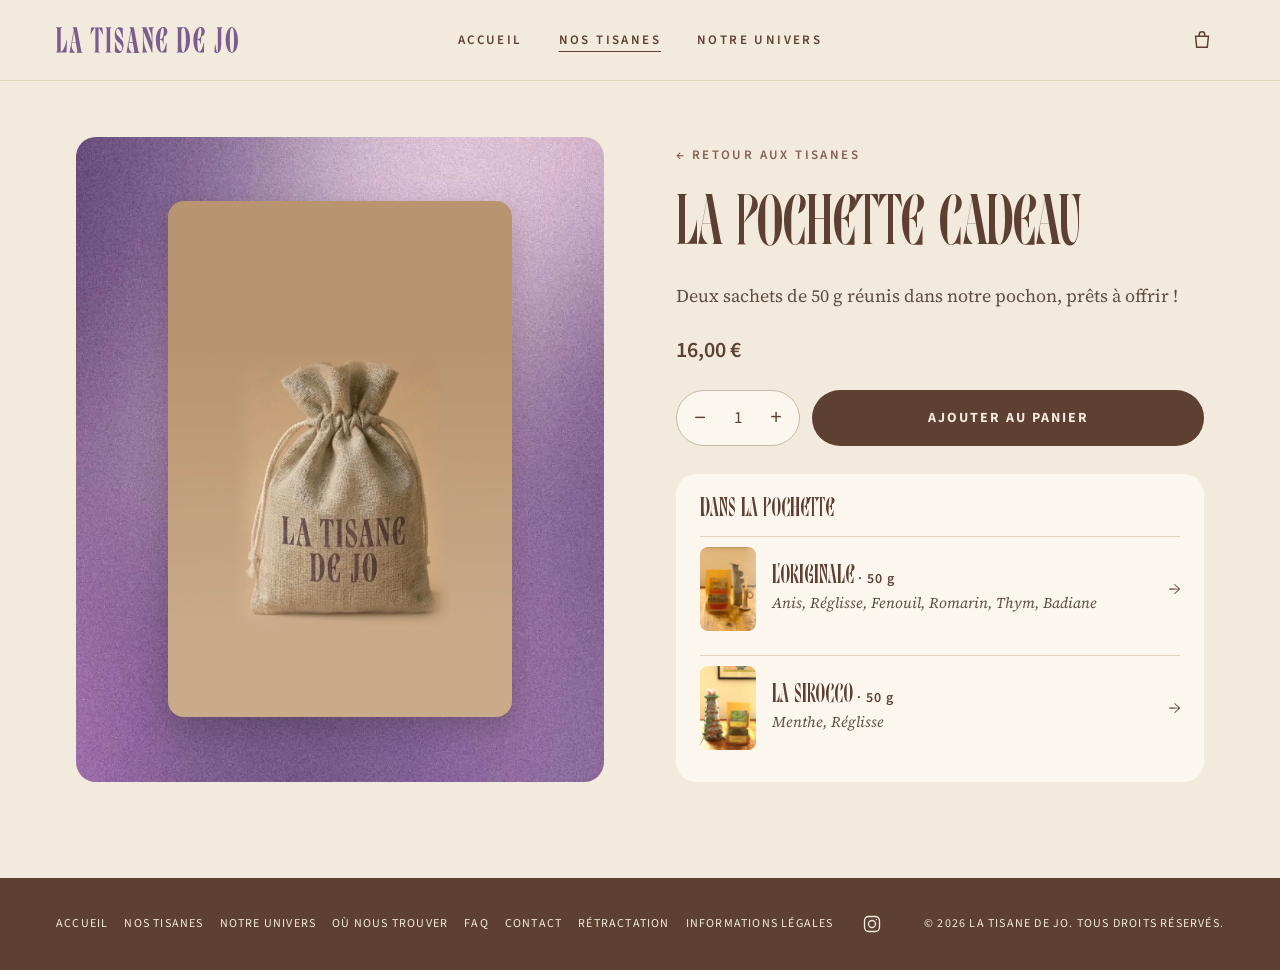
<file: tisanes/pochette-cadeau.html>
<!doctype html>
<html lang="fr">
<head>
<meta charset="utf-8">
<meta name="viewport" content="width=device-width, initial-scale=1">
<title>La pochette cadeau — 2 tisanes bio de 50 g | La Tisane de Jo</title>
<meta name="description" content="La pochette cadeau La Tisane de Jo : L'Originale et La Sirocco en sachets de 50 g réunis dans notre pochon, prêts à offrir. 16 €.">
<link rel="canonical" href="https://www.latisanedejo.com/tisanes/pochette-cadeau.html">
<meta name="google-site-verification" content="L5175DETMYp3d90KAxwCMftEfJO47Iv58lHJL7n-ivM" />
<meta property="og:type" content="website">
<meta property="og:locale" content="fr_FR">
<meta property="og:site_name" content="La Tisane de Jo">
<meta property="og:title" content="La pochette cadeau — 2 tisanes bio de 50 g | La Tisane de Jo">
<meta property="og:description" content="La pochette cadeau La Tisane de Jo : L'Originale et La Sirocco en sachets de 50 g réunis dans notre pochon, prêts à offrir. 16 €.">
<meta property="og:url" content="https://www.latisanedejo.com/tisanes/pochette-cadeau.html">
<meta property="og:image" content="https://www.latisanedejo.com/images/site/og-image.jpg">
<meta name="twitter:card" content="summary_large_image">
<meta name="theme-color" content="#F2EADC">
<link rel="icon" href="../favicon.ico" sizes="48x48">
<link rel="icon" href="../icon-192.png" type="image/png" sizes="192x192">
<link rel="apple-touch-icon" href="../apple-touch-icon.png">
<link rel="preconnect" href="https://fonts.googleapis.com">
<link rel="preconnect" href="https://fonts.gstatic.com" crossorigin>
<link href="https://fonts.googleapis.com/css2?family=Source+Sans+3:wght@400;600;700&amp;family=Source+Serif+4:ital,opsz,wght@0,8..60,400;0,8..60,600;0,8..60,700;1,8..60,400;1,8..60,700&amp;display=swap" rel="stylesheet">
<link rel="preload" href="../fonts/InsigniaSerifRegular.woff2" as="font" type="font/woff2" crossorigin>
<link rel="stylesheet" href="../assets/site.css?v=20261122e">
<script type="application/ld+json">{"@context": "https://schema.org", "@type": "Organization", "name": "La Tisane de Jo", "legalName": "Tisanerie de Grignan", "url": "https://www.latisanedejo.com/", "logo": "https://www.latisanedejo.com/images/site/logo-violet.svg", "sameAs": ["https://www.instagram.com/latisanedejo/"], "address": {"@type": "PostalAddress", "streetAddress": "Chemin de la Motte", "postalCode": "26230", "addressLocality": "Grignan", "addressCountry": "FR"}}</script>
<script type="application/ld+json">{"@context": "https://schema.org", "@type": "Product", "name": "La pochette cadeau", "description": "Deux sachets de 50 g réunis dans notre pochon, prêts à offrir !", "image": "https://www.latisanedejo.com/images/site/pochette.webp", "brand": {"@type": "Brand", "name": "La Tisane de Jo"}, "offers": [{"@type": "Offer", "name": "La pochette cadeau", "price": "16.00", "priceCurrency": "EUR", "availability": "https://schema.org/InStock", "url": "https://www.latisanedejo.com/tisanes/pochette-cadeau.html", "shippingDetails": {"@type": "OfferShippingDetails", "shippingRate": {"@type": "MonetaryAmount", "value": "5.50", "currency": "EUR"}, "shippingDestination": {"@type": "DefinedRegion", "addressCountry": "FR"}}, "hasMerchantReturnPolicy": {"@type": "MerchantReturnPolicy", "applicableCountry": "FR", "returnPolicyCategory": "https://schema.org/MerchantReturnFiniteReturnWindow", "merchantReturnDays": 14, "returnMethod": "https://schema.org/ReturnByMail", "returnFees": "https://schema.org/ReturnFeesCustomerResponsibility", "merchantReturnLink": "https://www.latisanedejo.com/retractation.html"}}]}</script>
</head>
<body>
<header class="site-header">
  <button type="button" class="icon-btn menu-btn" aria-label="Ouvrir le menu" aria-expanded="false" aria-controls="menu-mobile"><svg width="24" height="24" viewBox="0 0 24 24" fill="none" stroke="currentColor" stroke-width="1.6" aria-hidden="true"><path d="M4 7h16M4 12h16M4 17h16"/></svg></button>
  <a class="site-header__logo" href="../index.html" aria-label="Accueil La Tisane de Jo"><img src="../images/site/logo-violet.svg" alt="La Tisane de Jo" width="183" height="26"></a>
  <nav class="site-nav" aria-label="Menu principal">
      <a href="../index.html">Accueil</a>
      <a href="../tisanes/index.html" aria-current="page">Nos tisanes</a>
      <a href="../notre-univers.html">Notre univers</a>
  </nav>
  <button type="button" class="icon-btn cart-btn" aria-label="Panier, vide"><svg width="22" height="22" viewBox="0 0 24 24" fill="none" stroke="currentColor" stroke-width="1.6" aria-hidden="true"><path d="M5 8h14l-1.2 12H6.2L5 8z"/><path d="M9 8V6a3 3 0 0 1 6 0v2"/></svg><span class="cart-count" aria-hidden="true">0</span></button>
</header>
<div class="mobile-menu" id="menu-mobile">
  <div class="mobile-menu__overlay"></div>
  <nav class="mobile-menu__panel" aria-label="Menu principal">
      <a href="../index.html">Accueil<span aria-hidden="true">→</span></a>
      <a href="../tisanes/index.html" aria-current="page">Nos tisanes<span aria-hidden="true">→</span></a>
      <a href="../notre-univers.html">Notre univers<span aria-hidden="true">→</span></a>
  </nav>
</div>
<div class="toast" role="status" aria-live="polite">
  <span class="toast__check" aria-hidden="true">✓</span>
  <span><strong>Ajouté au panier</strong><small></small></span>
  <button type="button">Voir le panier</button>
</div>
<main>
<div class="product">
    <div class="product__visual tile--pochette">
      <img src="../images/site/pochette.webp" alt="Pochon La Tisane de Jo" width="600" height="900">
    </div>
    <div class="product__info">
      <a class="back" href="../tisanes/index.html">← Retour aux tisanes</a>
      <h1>La pochette cadeau</h1>
      <div class="product__desc">
        <p>Deux sachets de 50 g réunis dans notre pochon, prêts à offrir !</p>
      </div>
      <p class="price">16,00 €</p>
      <input type="hidden" data-format-default data-gid="gid://shopify/ProductVariant/59382717940043" data-label="La pochette cadeau">
      <div class="buy">
        <div class="qty" role="group" aria-label="Quantité">
          <button type="button" aria-label="Diminuer la quantité">−</button>
          <label for="qte" class="visually-hidden">Quantité</label>
          <input id="qte" type="text" inputmode="numeric" value="1">
          <button type="button" data-plus aria-label="Augmenter la quantité">+</button>
        </div>
        <button type="button" class="btn btn--big" data-buy>Ajouter au panier</button>
      </div>
      <section class="box contents" aria-labelledby="contenu">
        <h2 id="contenu">Dans la pochette</h2>
        <a href="../tisanes/originale.html">
          <img src="../images/site/originale.webp" alt="" width="56" height="84" loading="lazy">
          <span style="flex:1 1 auto"><strong>L'Originale</strong> <small>· 50 g</small><em>Anis, Réglisse, Fenouil, Romarin, Thym, Badiane</em></span>
          <span aria-hidden="true">→</span>
        </a>
        <a href="../tisanes/sirocco.html">
          <img src="../images/site/sirocco.webp" alt="" width="56" height="84" loading="lazy">
          <span style="flex:1 1 auto"><strong>La Sirocco</strong> <small>· 50 g</small><em>Menthe, Réglisse</em></span>
          <span aria-hidden="true">→</span>
        </a>
      </section>
    </div>
  </div>
<div class="buybar" aria-hidden="true">
  <p class="buybar__price">16,00 €</p>
  <button type="button" class="btn" data-buy tabindex="-1">Ajouter au panier</button>
</div>
</main>
<footer class="site-footer">
  <nav aria-label="Liens de pied de page">
      <a href="../index.html">Accueil</a>
      <a href="../tisanes/index.html">Nos tisanes</a>
      <a href="../notre-univers.html">Notre univers</a>
      <a href="../ou-nous-trouver.html">Où nous trouver</a>
      <a href="../faq.html">FAQ</a>
      <a href="../contact.html">Contact</a>
      <a href="../retractation.html">Rétractation</a>
      <a href="../informations-legales.html">Informations légales</a>
      <a class="ig" href="https://www.instagram.com/latisanedejo/" target="_blank" rel="noopener" aria-label="Instagram"><svg width="20" height="20" viewBox="0 0 24 24" fill="none" stroke="currentColor" stroke-width="1.6" aria-hidden="true"><rect x="3" y="3" width="18" height="18" rx="5"/><circle cx="12" cy="12" r="4.2"/><circle cx="17.4" cy="6.6" r="1" fill="currentColor" stroke="none"/></svg></a>
  </nav>
  <p>© 2026 La Tisane de Jo. Tous droits réservés.</p>
</footer>
<script src="../assets/site.js?v=20261122e" defer></script>
</body>
</html>
</file>
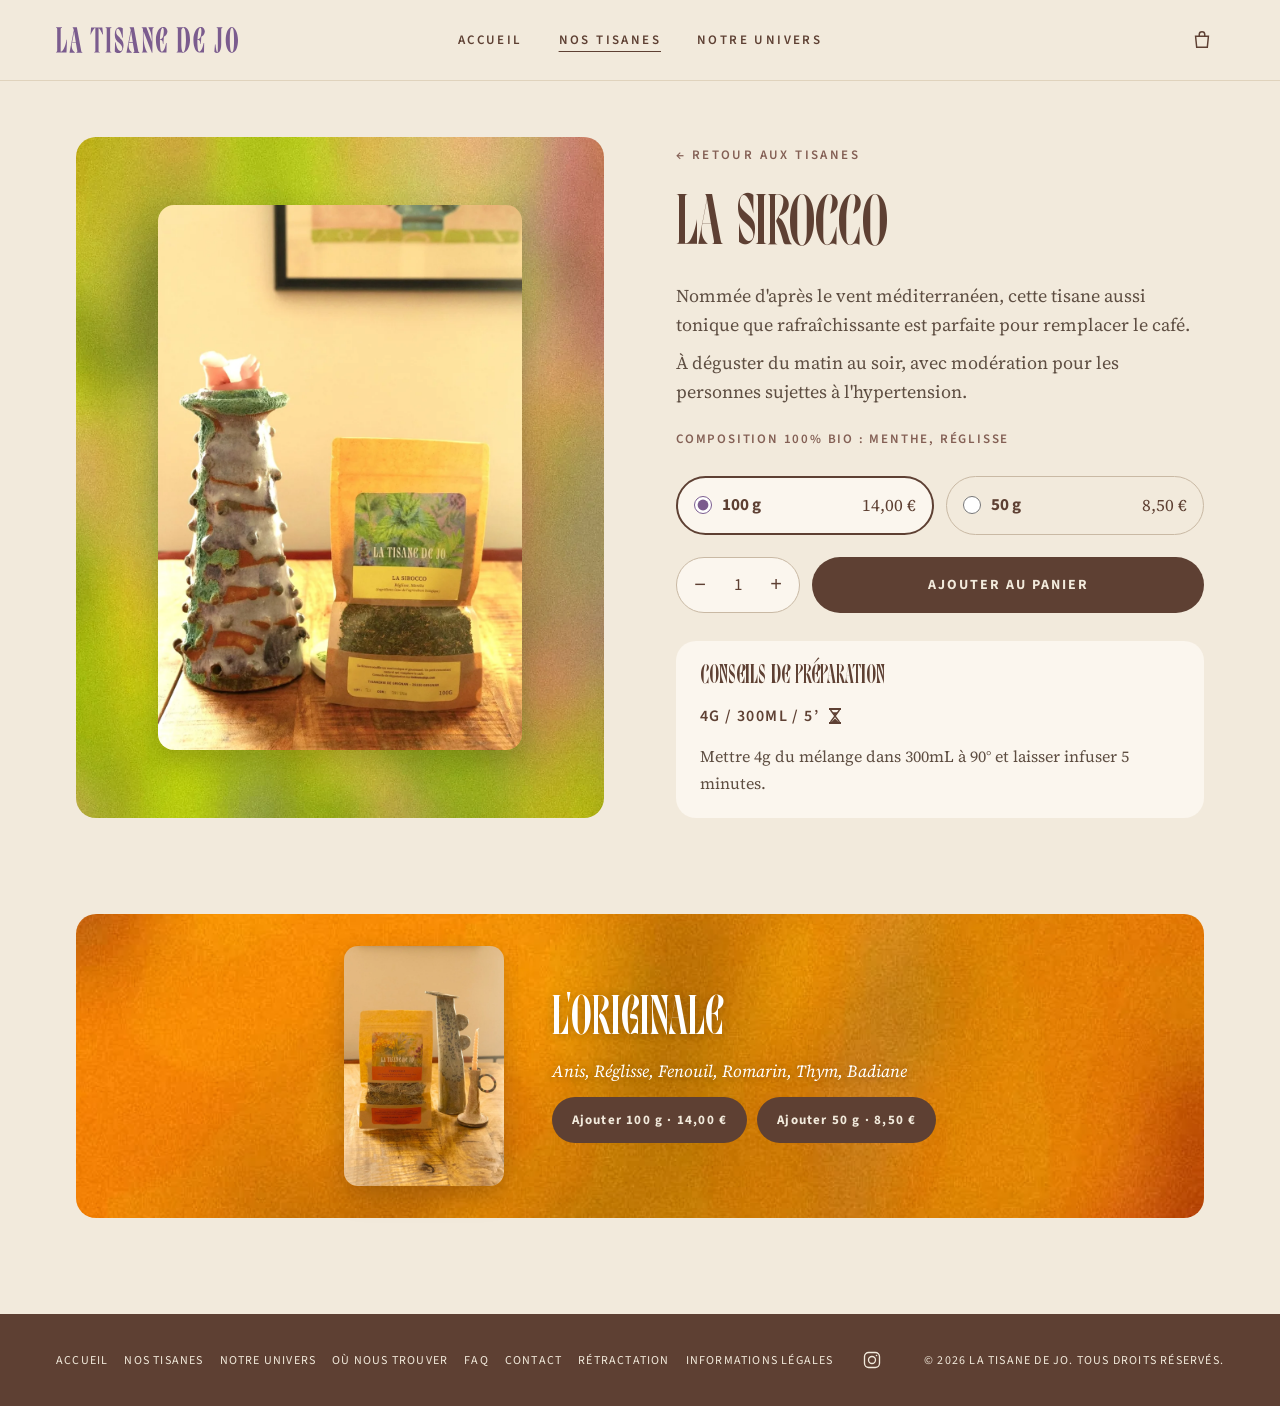
<file: tisanes/sirocco.html>
<!doctype html>
<html lang="fr">
<head>
<meta charset="utf-8">
<meta name="viewport" content="width=device-width, initial-scale=1">
<title>La Sirocco — Tisane bio menthe et réglisse | La Tisane de Jo</title>
<meta name="description" content="La Sirocco : tisane bio tonique et rafraîchissante à la menthe et à la réglisse, pour remplacer le café. 14 € les 100 g, 8,50 € les 50 g.">
<link rel="canonical" href="https://www.latisanedejo.com/tisanes/sirocco.html">
<meta name="google-site-verification" content="L5175DETMYp3d90KAxwCMftEfJO47Iv58lHJL7n-ivM" />
<meta property="og:type" content="website">
<meta property="og:locale" content="fr_FR">
<meta property="og:site_name" content="La Tisane de Jo">
<meta property="og:title" content="La Sirocco — Tisane bio menthe et réglisse | La Tisane de Jo">
<meta property="og:description" content="La Sirocco : tisane bio tonique et rafraîchissante à la menthe et à la réglisse, pour remplacer le café. 14 € les 100 g, 8,50 € les 50 g.">
<meta property="og:url" content="https://www.latisanedejo.com/tisanes/sirocco.html">
<meta property="og:image" content="https://www.latisanedejo.com/images/site/og-image.jpg">
<meta name="twitter:card" content="summary_large_image">
<meta name="theme-color" content="#F2EADC">
<link rel="icon" href="../favicon.ico" sizes="48x48">
<link rel="icon" href="../icon-192.png" type="image/png" sizes="192x192">
<link rel="apple-touch-icon" href="../apple-touch-icon.png">
<link rel="preconnect" href="https://fonts.googleapis.com">
<link rel="preconnect" href="https://fonts.gstatic.com" crossorigin>
<link href="https://fonts.googleapis.com/css2?family=Source+Sans+3:wght@400;600;700&amp;family=Source+Serif+4:ital,opsz,wght@0,8..60,400;0,8..60,600;0,8..60,700;1,8..60,400;1,8..60,700&amp;display=swap" rel="stylesheet">
<link rel="preload" href="../fonts/InsigniaSerifRegular.woff2" as="font" type="font/woff2" crossorigin>
<link rel="stylesheet" href="../assets/site.css?v=20261122e">
<script type="application/ld+json">{"@context": "https://schema.org", "@type": "Organization", "name": "La Tisane de Jo", "legalName": "Tisanerie de Grignan", "url": "https://www.latisanedejo.com/", "logo": "https://www.latisanedejo.com/images/site/logo-violet.svg", "sameAs": ["https://www.instagram.com/latisanedejo/"], "address": {"@type": "PostalAddress", "streetAddress": "Chemin de la Motte", "postalCode": "26230", "addressLocality": "Grignan", "addressCountry": "FR"}}</script>
<script type="application/ld+json">{"@context": "https://schema.org", "@type": "Product", "name": "La Sirocco", "description": "Nommée d'après le vent méditerranéen, cette tisane aussi tonique que rafraîchissante est parfaite pour remplacer le café.", "image": "https://www.latisanedejo.com/images/site/sirocco.webp", "brand": {"@type": "Brand", "name": "La Tisane de Jo"}, "offers": [{"@type": "Offer", "name": "La Sirocco 100 g", "price": "14.00", "priceCurrency": "EUR", "availability": "https://schema.org/InStock", "url": "https://www.latisanedejo.com/tisanes/sirocco.html", "shippingDetails": {"@type": "OfferShippingDetails", "shippingRate": {"@type": "MonetaryAmount", "value": "5.50", "currency": "EUR"}, "shippingDestination": {"@type": "DefinedRegion", "addressCountry": "FR"}}, "hasMerchantReturnPolicy": {"@type": "MerchantReturnPolicy", "applicableCountry": "FR", "returnPolicyCategory": "https://schema.org/MerchantReturnFiniteReturnWindow", "merchantReturnDays": 14, "returnMethod": "https://schema.org/ReturnByMail", "returnFees": "https://schema.org/ReturnFeesCustomerResponsibility", "merchantReturnLink": "https://www.latisanedejo.com/retractation.html"}}, {"@type": "Offer", "name": "La Sirocco 50 g", "price": "8.50", "priceCurrency": "EUR", "availability": "https://schema.org/InStock", "url": "https://www.latisanedejo.com/tisanes/sirocco.html", "shippingDetails": {"@type": "OfferShippingDetails", "shippingRate": {"@type": "MonetaryAmount", "value": "5.50", "currency": "EUR"}, "shippingDestination": {"@type": "DefinedRegion", "addressCountry": "FR"}}, "hasMerchantReturnPolicy": {"@type": "MerchantReturnPolicy", "applicableCountry": "FR", "returnPolicyCategory": "https://schema.org/MerchantReturnFiniteReturnWindow", "merchantReturnDays": 14, "returnMethod": "https://schema.org/ReturnByMail", "returnFees": "https://schema.org/ReturnFeesCustomerResponsibility", "merchantReturnLink": "https://www.latisanedejo.com/retractation.html"}}]}</script>
</head>
<body>
<header class="site-header">
  <button type="button" class="icon-btn menu-btn" aria-label="Ouvrir le menu" aria-expanded="false" aria-controls="menu-mobile"><svg width="24" height="24" viewBox="0 0 24 24" fill="none" stroke="currentColor" stroke-width="1.6" aria-hidden="true"><path d="M4 7h16M4 12h16M4 17h16"/></svg></button>
  <a class="site-header__logo" href="../index.html" aria-label="Accueil La Tisane de Jo"><img src="../images/site/logo-violet.svg" alt="La Tisane de Jo" width="183" height="26"></a>
  <nav class="site-nav" aria-label="Menu principal">
      <a href="../index.html">Accueil</a>
      <a href="../tisanes/index.html" aria-current="page">Nos tisanes</a>
      <a href="../notre-univers.html">Notre univers</a>
  </nav>
  <button type="button" class="icon-btn cart-btn" aria-label="Panier, vide"><svg width="22" height="22" viewBox="0 0 24 24" fill="none" stroke="currentColor" stroke-width="1.6" aria-hidden="true"><path d="M5 8h14l-1.2 12H6.2L5 8z"/><path d="M9 8V6a3 3 0 0 1 6 0v2"/></svg><span class="cart-count" aria-hidden="true">0</span></button>
</header>
<div class="mobile-menu" id="menu-mobile">
  <div class="mobile-menu__overlay"></div>
  <nav class="mobile-menu__panel" aria-label="Menu principal">
      <a href="../index.html">Accueil<span aria-hidden="true">→</span></a>
      <a href="../tisanes/index.html" aria-current="page">Nos tisanes<span aria-hidden="true">→</span></a>
      <a href="../notre-univers.html">Notre univers<span aria-hidden="true">→</span></a>
  </nav>
</div>
<div class="toast" role="status" aria-live="polite">
  <span class="toast__check" aria-hidden="true">✓</span>
  <span><strong>Ajouté au panier</strong><small></small></span>
  <button type="button">Voir le panier</button>
</div>
<main>
<div class="product">
    <div class="product__visual tile--sirocco">
      <img src="../images/site/sirocco.webp" alt="La Sirocco - Tisane bio tonique à la menthe et réglisse de Grignan" width="600" height="900">
      <img class="hov" src="../images/site/sirocco-survol.webp" alt="Gros plan sur les feuilles de menthe bio de La Sirocco" width="600" height="750" loading="lazy">
    </div>
    <div class="product__info">
      <a class="back" href="../tisanes/index.html">← Retour aux tisanes</a>
      <h1>La Sirocco</h1>
      <div class="product__desc">
        <p>Nommée d'après le vent méditerranéen, cette tisane aussi tonique que rafraîchissante est parfaite pour remplacer le café.</p>
        <p>À déguster du matin au soir, avec modération pour les personnes sujettes à l'hypertension.</p>
      </div>
      <p class="compo">Composition 100% bio : Menthe, Réglisse</p>
      <fieldset class="formats">
        <legend class="visually-hidden">Format</legend>
        <label><span><input type="radio" name="format" checked data-gid="gid://shopify/ProductVariant/53603448062283" data-label="La Sirocco · 100 g" data-price="100 g · 14,00 €">100 g</span><span>14,00 €</span></label>
        <label><span><input type="radio" name="format" data-gid="gid://shopify/ProductVariant/59382327050571" data-label="La Sirocco · 50 g" data-price="50 g · 8,50 €">50 g</span><span>8,50 €</span></label>
      </fieldset>
      <div class="buy">
        <div class="qty" role="group" aria-label="Quantité">
          <button type="button" aria-label="Diminuer la quantité">−</button>
          <label for="qte" class="visually-hidden">Quantité</label>
          <input id="qte" type="text" inputmode="numeric" value="1">
          <button type="button" data-plus aria-label="Augmenter la quantité">+</button>
        </div>
        <button type="button" class="btn btn--big" data-buy>Ajouter au panier</button>
      </div>
      <section class="box" aria-labelledby="prepa">
        <h2 id="prepa">Conseils de préparation</h2>
        <p class="pictos">4G / 300ML / 5’ <svg width="12" height="16" viewBox="0 0 12 16" role="img" aria-label="minutes d'infusion"><rect x="0" y="0" width="12" height="2" fill="#5E4033"/><rect x="0" y="14" width="12" height="2" fill="#5E4033"/><path d="M1.5 2 L6 8 L1.5 14 M10.5 2 L6 8 L10.5 14" fill="none" stroke="#5E4033" stroke-width="1.4"/><path d="M3.2 4.2 H8.8 L6 7.6 Z" fill="#5E4033"/><path d="M2.4 14 L6 10.6 L9.6 14 Z" fill="#5E4033"/></svg></p>
        <p>Mettre 4g du mélange dans 300mL à 90° et laisser infuser 5 minutes.</p>
      </section>
    </div>
  </div>
<section class="next tile--originale" aria-label="L'Originale">
  <a class="tile__link" href="../tisanes/originale.html" aria-label="L'Originale"></a>
  <img src="../images/site/originale.webp" alt="" width="160" height="240" loading="lazy">
  <div class="next__info">
    <p>L'Originale</p>
    <em>Anis, Réglisse, Fenouil, Romarin, Thym, Badiane</em>
    <div class="tile__buttons"><button type="button" class="btn" data-variant="gid://shopify/ProductVariant/53223764328779" data-label="L'Originale · 100 g">Ajouter 100 g · 14,00 €</button><button type="button" class="btn" data-variant="gid://shopify/ProductVariant/59382337929547" data-label="L'Originale · 50 g">Ajouter 50 g · 8,50 €</button></div>
  </div>
</section>
<div class="buybar" aria-hidden="true">
  <p class="buybar__price"><span data-buybar-label>100 g · 14,00 €</span></p>
  <button type="button" class="btn" data-buy tabindex="-1">Ajouter au panier</button>
</div>
</main>
<footer class="site-footer">
  <nav aria-label="Liens de pied de page">
      <a href="../index.html">Accueil</a>
      <a href="../tisanes/index.html">Nos tisanes</a>
      <a href="../notre-univers.html">Notre univers</a>
      <a href="../ou-nous-trouver.html">Où nous trouver</a>
      <a href="../faq.html">FAQ</a>
      <a href="../contact.html">Contact</a>
      <a href="../retractation.html">Rétractation</a>
      <a href="../informations-legales.html">Informations légales</a>
      <a class="ig" href="https://www.instagram.com/latisanedejo/" target="_blank" rel="noopener" aria-label="Instagram"><svg width="20" height="20" viewBox="0 0 24 24" fill="none" stroke="currentColor" stroke-width="1.6" aria-hidden="true"><rect x="3" y="3" width="18" height="18" rx="5"/><circle cx="12" cy="12" r="4.2"/><circle cx="17.4" cy="6.6" r="1" fill="currentColor" stroke="none"/></svg></a>
  </nav>
  <p>© 2026 La Tisane de Jo. Tous droits réservés.</p>
</footer>
<script src="../assets/site.js?v=20261122e" defer></script>
</body>
</html>
</file>
<file: assets/site.css>
/* La Tisane de Jo — feuille de style commune */
@font-face{font-family:'Insignia Serif';src:url('../fonts/InsigniaSerifRegular.woff2') format('woff2');font-display:swap}
:root{
  --cream:#F2EADC;--cream-2:#FBF6EE;--line:#E0D3BD;--line-2:#D9CBB4;
  --violet:#7B5C8E;--brown:#5E4033;--brown-light:#846055;--text:#5E4E42;--muted:#6B5B4E;
  --title:'Insignia Serif',Georgia,serif;--serif:'Source Serif 4',Georgia,serif;--sans:'Source Sans 3',system-ui,sans-serif;
  --gutter:56px;--radius:20px;
}
*{box-sizing:border-box}
html,body{margin:0;background:var(--cream)}
body{min-height:100vh;display:flex;flex-direction:column;color:var(--text);font-family:var(--serif);font-size:17px;line-height:1.6;-webkit-font-smoothing:antialiased}
img{max-width:100%;height:auto;display:block}
a{color:var(--violet)}a:hover{color:#5A4170}
h1,h2,h3{font-family:var(--title);font-weight:400;line-height:1;margin:0;color:var(--brown)}
p{margin:0}
main{flex:1 0 auto}
.visually-hidden{position:absolute!important;width:1px;height:1px;overflow:hidden;clip:rect(0 0 0 0);white-space:nowrap}
.caps{font-family:var(--sans);font-weight:600;font-size:13px;letter-spacing:2.4px;text-transform:uppercase}

/* Boutons */
.btn{display:inline-flex;align-items:center;justify-content:center;gap:8px;height:46px;padding:0 20px;border:0;border-radius:999px;background:var(--brown);color:var(--cream);font-family:var(--sans);font-weight:700;font-size:13px;letter-spacing:1.2px;white-space:nowrap;text-decoration:none;cursor:pointer;transition:background .2s,transform .15s}
.btn:hover{background:#4A3127;color:var(--cream)}
.btn:active{transform:translateY(1px)}
.btn:focus-visible,a:focus-visible,button:focus-visible,input:focus-visible,textarea:focus-visible{outline:2px solid var(--violet);outline-offset:3px}
.btn--big{height:56px;font-size:14px;letter-spacing:2px;text-transform:uppercase}
.btn--light{background:#fff;color:var(--brown)}
.btn--light:hover{background:var(--cream);color:var(--brown)}
.btn--ghost{background:transparent;border:1px solid var(--brown);color:var(--brown)}
.btn--ghost:hover{background:var(--brown);color:var(--cream)}
.btn[disabled]{opacity:.6;cursor:wait}

/* En-tête */
.site-header{position:sticky;top:0;z-index:50;display:grid;grid-template-columns:1fr auto 1fr;align-items:center;gap:24px;padding:18px var(--gutter);background:var(--cream);border-bottom:1px solid var(--line)}
.site-header__logo{justify-self:start;display:block}
.site-header__logo img{height:26px;width:auto}
.site-nav{display:flex;align-items:center;gap:36px;line-height:1}
.site-nav a{color:var(--brown);text-decoration:none;font-family:var(--sans);font-weight:600;font-size:13px;letter-spacing:2.4px;text-transform:uppercase;white-space:nowrap}
.site-nav a[aria-current="page"],.site-nav a:hover{text-decoration:underline;text-underline-offset:7px;text-decoration-thickness:1px;color:var(--brown)}
.icon-btn{position:relative;width:44px;height:44px;display:inline-flex;align-items:center;justify-content:center;border:0;background:transparent;color:var(--brown);cursor:pointer;padding:0}
.cart-btn{justify-self:end}
.cart-count{position:absolute;top:3px;right:1px;min-width:18px;height:18px;padding:0 5px;border-radius:9px;background:var(--brown);color:var(--cream);font-family:var(--sans);font-size:11px;font-weight:700;display:none;align-items:center;justify-content:center}
.cart-count.is-visible{display:flex}
.menu-btn{display:none}

/* Menu téléphone */
.mobile-menu{display:none}
@media (max-width:820px){
  :root{--gutter:20px}
  .site-header{grid-template-columns:44px 1fr 44px;padding:6px 8px 6px 4px;gap:8px}
  .site-header__logo{justify-self:center}
  .site-header__logo img{height:20px}
  .site-nav{display:none}
  .menu-btn{display:inline-flex}
  .mobile-menu{display:block;position:fixed;inset:0;z-index:40;pointer-events:none}
  .mobile-menu__overlay{position:absolute;inset:0;background:rgba(40,26,20,.55);opacity:0;transition:opacity .25s}
  .mobile-menu__panel{position:absolute;left:0;right:0;top:57px;background:var(--cream);border-radius:0 0 20px 20px;box-shadow:0 16px 32px rgba(40,26,20,.25);padding:4px 24px 16px;transform:translateY(-12px);opacity:0;transition:transform .25s,opacity .25s}
  .mobile-menu__panel a{display:flex;align-items:center;justify-content:space-between;min-height:64px;border-bottom:1px solid var(--line);text-decoration:none;font-family:var(--title);font-size:34px;line-height:1;color:var(--brown)}
  .mobile-menu__panel a:last-child{border-bottom:0}
  .mobile-menu__panel a[aria-current="page"]{color:var(--violet)}
  .mobile-menu__panel a span{font-family:var(--sans);font-size:18px}
  body.menu-open{overflow:hidden}
  body.menu-open .mobile-menu{pointer-events:auto}
  body.menu-open .mobile-menu__overlay{opacity:1}
  body.menu-open .mobile-menu__panel{transform:none;opacity:1}
}

/* Pied de page */
.site-footer{background:var(--brown);color:var(--cream);padding:24px var(--gutter);display:flex;flex-wrap:wrap;justify-content:space-between;align-items:center;gap:8px 24px;font-family:var(--sans);font-size:12px;letter-spacing:1.2px;text-transform:uppercase}
.site-footer nav{display:flex;flex-wrap:wrap;align-items:center;gap:0 16px}
.site-footer a,.site-footer p{color:var(--cream);text-decoration:none;display:inline-flex;align-items:center;min-height:44px}
.site-footer a:hover{text-decoration:underline;color:#fff}
.site-footer .ig{width:44px;justify-content:center}
@media (max-width:820px){.site-footer{flex-direction:column;align-items:flex-start;padding:24px 22px}.site-footer nav{gap:0 20px}}

/* Accueil */
.hero{position:relative;min-height:760px;display:flex;flex-direction:column;align-items:center;justify-content:center;gap:22px;padding:56px var(--gutter) 72px;text-align:center;color:#fff;background:linear-gradient(180deg,rgba(40,26,44,.42) 0%,rgba(40,26,44,.32) 35%,rgba(40,26,44,.52) 62%,rgba(40,26,44,.6) 100%),url('../images/site/hero.webp') center 60%/cover no-repeat;text-shadow:0 1px 14px rgba(30,18,34,.45)}
.hero h1{width:100%;display:flex;justify-content:center;margin-bottom:18px}
.hero h1 img{width:100%;max-width:920px}
.hero__tagline{font-weight:700;font-style:italic;font-size:44px;line-height:1.15}
.hero h2{font-family:var(--serif);color:#fff;font-weight:400;font-style:italic;font-size:30px;line-height:1.25}
.hero__text{max-width:640px;font-size:18px}
.hero .btn{margin-top:10px;height:52px;padding:0 34px;letter-spacing:2.4px;text-transform:uppercase;text-shadow:none}
.mot{max-width:1160px;margin:0 auto;padding:96px var(--gutter);display:flex;flex-wrap:wrap;align-items:center;gap:48px 72px}
.mot img{flex:0 0 420px;width:420px;height:420px;object-fit:contain}
.mot__text{flex:1 1 440px;min-width:0;display:flex;flex-direction:column;gap:24px}
.mot h2{font-size:60px;color:var(--brown-light)}
.mot blockquote{margin:0;display:flex;flex-direction:column;gap:18px;font-style:italic;color:var(--brown)}
.mot blockquote p:first-child{font-size:28px;line-height:1.35}
.mot blockquote p{font-size:19px;line-height:1.65}
.lettre{color:#fff;background:url('../images/site/fond-violet.webp') center/cover}
.lettre__inner{max-width:1160px;margin:0 auto;padding:44px var(--gutter);display:flex;flex-wrap:wrap;align-items:center;justify-content:space-between;gap:24px 64px}
.lettre h2{color:#fff;font-size:52px}
.lettre__form{flex:0 1 520px;display:flex;flex-direction:column;gap:12px}
.lettre__legal{font-family:var(--sans);font-size:12px;line-height:1.5;opacity:.9}
/* Formulaire EmailOctopus (inséré par leur script) */
.lettre .inline-container,.lettre .form-container,.lettre .emailoctopus-form-wrapper{margin:0!important;padding:0!important;background:transparent!important;max-width:none!important;width:100%!important}
.lettre form{margin:0!important}
.lettre .main-form{display:flex!important;gap:10px!important;align-items:center}
.lettre [eo-form-fields-container] *{margin-top:0!important;margin-bottom:0!important}
.lettre [eo-form-fields-container]{flex:1 1 auto;min-width:0}
.lettre .emailoctopus-form-row{margin:0!important}
.lettre .emailoctopus-form-row-hp{position:absolute!important;left:-9999px!important}
.lettre input[type="email"]{width:100%!important;height:52px!important;padding:0 22px!important;border-radius:999px!important;border:1px solid rgba(255,255,255,.8)!important;background:rgba(255,255,255,.12)!important;color:#fff!important;font-family:var(--sans)!important;font-size:16px!important;box-shadow:none!important;margin:0!important;outline-offset:3px}
.lettre input[type="email"]::placeholder{color:#fff!important;opacity:1}
.lettre input[type="submit"],.lettre button[type="submit"]{flex:none;width:auto!important;height:52px!important;padding:0 28px!important;border:0!important;border-radius:999px!important;background:#fff!important;color:var(--brown)!important;font-family:var(--sans)!important;font-weight:700!important;font-size:13px!important;letter-spacing:2px!important;text-transform:uppercase!important;cursor:pointer;margin:0!important;box-shadow:none!important}
.lettre .emailoctopus-success-message,.lettre .emailoctopus-error-message{margin:0;color:#fff;font-family:var(--sans);font-size:15px}
.lettre .emailoctopus-success-message:empty,.lettre .emailoctopus-error-message:empty{display:none}
.lettre [eo-block="powered-by"],.lettre .mastfoot{display:none!important}
@media (max-width:820px){.lettre .main-form{flex-direction:column;align-items:stretch}.lettre input[type="submit"]{width:100%!important}}
@media (max-width:820px){
  .hero{min-height:680px;padding:40px 22px 48px;gap:16px}
  .hero__tagline{font-size:28px}.hero h2{font-size:21px}.hero__text{font-size:16px}
  .mot{padding:56px 22px;gap:22px}
  .mot img{flex:none;width:100%;height:auto;aspect-ratio:1/1}
  .mot h2{font-size:46px}.mot blockquote p:first-child{font-size:22px}.mot blockquote p{font-size:17px}
  .lettre__inner{padding:36px 22px}.lettre h2{font-size:42px}
}

/* Nos tisanes : carrés */
.tiles{display:grid;grid-template-columns:repeat(2,minmax(0,1fr))}
.tile{position:relative;aspect-ratio:1/1;overflow:hidden;display:flex;flex-direction:column;gap:24px;padding:44px;color:#fff;text-align:center;background-size:cover;background-position:center}
.tile--originale{background-image:url('../images/site/fond-originale.webp')}
.tile--sirocco{background-image:url('../images/site/fond-sirocco.webp')}
.tile--pochette{background-image:url('../images/site/fond-violet.webp')}
.tile--motte{background-image:url('../images/site/fond-motte.webp')}
.tile__veil{position:absolute;inset:0;background:linear-gradient(to top,rgba(52,40,12,.55) 0%,rgba(52,40,12,.25) 38%,rgba(52,40,12,0) 62%)}
.tile__link{position:absolute;inset:0;z-index:3}
.tile__visual{position:relative;flex:1 1 auto;min-height:0}
.tile__visual img{position:absolute;inset:0;margin:auto;height:100%;width:auto;max-width:100%;aspect-ratio:2/3;object-fit:cover;border-radius:16px;box-shadow:0 12px 30px rgba(40,26,20,.25);transition:transform .35s ease}
.tile:hover .tile__visual img{transform:scale(1.02)}
.tile__soon{position:relative;flex:1 1 auto;display:flex;align-items:flex-end;justify-content:center;font-style:italic;font-size:40px;text-shadow:0 1px 10px rgba(40,26,20,.35)}
.tile__info{position:relative;flex:0 0 150px;display:flex;flex-direction:column;align-items:center;gap:14px;pointer-events:none}
.tile__info h2{color:#fff;font-size:60px;text-shadow:0 1px 10px rgba(40,26,20,.35)}
.tile__info p{font-style:italic;font-size:17px;text-shadow:0 1px 10px rgba(40,26,20,.35)}
.tile__buttons{position:relative;z-index:4;display:flex;flex-wrap:wrap;justify-content:center;gap:10px;pointer-events:auto}
.tile__names{display:flex;flex-direction:column;align-items:center;gap:6px}
@media (max-width:820px){
  .tiles{grid-template-columns:1fr}
  .tile{aspect-ratio:4/5;padding:24px 20px;gap:16px}
  .tile__info{flex-basis:128px}
  .tile__info h2{font-size:42px}.tile__info p{font-size:15px}.tile__soon{font-size:30px}
  .tile .btn{height:44px;padding:0 13px;font-size:12px;letter-spacing:.5px}
  .tile__buttons{gap:8px;flex-wrap:nowrap}
}

/* Fiche produit */
.product{max-width:1240px;margin:0 auto;padding:56px var(--gutter) 96px;display:grid;grid-template-columns:minmax(0,1fr) minmax(0,1fr);gap:72px;align-items:stretch}
.product__visual{position:relative;min-height:100%;border-radius:var(--radius);overflow:hidden;background-size:cover;background-position:center}
.product__visual img{position:absolute;inset:0;margin:auto;height:80%;width:auto;max-width:80%;aspect-ratio:2/3;object-fit:cover;border-radius:16px;box-shadow:0 12px 30px rgba(40,26,20,.25);transition:opacity .35s ease}
.product__visual .hov{opacity:0}
.product__visual:hover .hov{opacity:1}
.product__info{display:flex;flex-direction:column;gap:22px;padding-top:8px}
.back{font-family:var(--sans);font-weight:600;font-size:13px;letter-spacing:2.4px;text-transform:uppercase;color:var(--brown-light);text-decoration:none}
.back:hover{color:var(--brown)}
.product h1{font-size:72px;letter-spacing:-.5px}
.product__desc{display:flex;flex-direction:column;gap:10px;font-size:18px}
.compo{font-family:var(--sans);font-size:13px;font-weight:600;letter-spacing:1.8px;text-transform:uppercase;line-height:1.6;color:var(--brown-light)}
.price{font-family:var(--sans);font-size:22px;font-weight:600;color:var(--brown)}
.formats{border:0;margin:4px 0 0;padding:0;display:grid;grid-template-columns:repeat(2,minmax(0,1fr));gap:12px;font-family:var(--sans)}
.formats label{display:flex;align-items:center;justify-content:space-between;gap:8px;padding:14px 18px;border:1px solid #C9B9A4;border-radius:999px;background:var(--cream);cursor:pointer;color:var(--brown);font-size:17px}
.formats label:has(input:checked){border:2px solid var(--brown);background:var(--cream-2)}
.formats label span{display:flex;align-items:center;gap:10px;font-weight:700}
.formats label>span:last-child{font-family:var(--serif);font-weight:400}
.formats input{accent-color:var(--violet);width:18px;height:18px;margin:0}
.buy{display:flex;gap:12px}
.qty{display:flex;align-items:center;border:1px solid #C9B9A4;border-radius:999px;background:var(--cream-2)}
.qty button{width:46px;height:54px;border:0;background:transparent;font-size:20px;color:var(--brown);cursor:pointer}
.qty input{width:30px;border:0;background:transparent;text-align:center;font-size:17px;font-family:var(--sans);color:var(--brown)}
.buy .btn{flex:1 1 auto}
.box{display:flex;flex-direction:column;gap:14px;padding:22px 24px;margin-top:6px;background:var(--cream-2);border-radius:var(--radius)}
.box h2{font-size:26px}
.pictos{display:flex;align-items:center;gap:10px;font-family:var(--sans);font-weight:600;font-size:18px;letter-spacing:1.4px;color:var(--brown)}
.box p{font-size:16px;line-height:1.65}
.contents a{display:flex;align-items:center;gap:16px;padding:10px 0;border-top:1px solid var(--line);color:var(--brown);text-decoration:none}
.contents img{width:56px;aspect-ratio:2/3;object-fit:cover;border-radius:8px;flex:none}
.contents strong{font-family:var(--title);font-weight:400;font-size:26px;line-height:1}
.contents small{font-family:var(--sans);font-size:14px;font-weight:600;letter-spacing:1px}
.contents em{display:block;font-size:15px;color:var(--text)}
.next{position:relative;max-width:1128px;width:calc(100% - 2*var(--gutter));margin:0 auto 96px;padding:32px 48px;border-radius:var(--radius);display:flex;align-items:center;justify-content:center;gap:48px;color:#fff;background-size:cover;background-position:center}
.next img{height:240px;width:auto;aspect-ratio:2/3;object-fit:cover;border-radius:14px;box-shadow:0 10px 26px rgba(40,26,20,.25);flex:none}
.next__info{position:relative;display:flex;flex-direction:column;align-items:flex-start;gap:12px;pointer-events:none}
.next__info p:first-child{font-family:var(--title);font-size:56px;line-height:1;text-shadow:0 1px 10px rgba(40,26,20,.35)}
.next__info em{font-size:17px;text-shadow:0 1px 10px rgba(40,26,20,.35)}
.next .tile__buttons{justify-content:flex-start}
@media (max-width:699px){
  .product{grid-template-columns:1fr;gap:20px;padding:20px 20px 48px}
  .product__visual{min-height:0;aspect-ratio:1/1;order:1}
  .product__info{display:contents}
  .back{order:0;line-height:44px}
  .product__info>*:not(.back){order:2}
  .product h1{font-size:44px;margin-top:8px}
  .product__desc{font-size:17px}
  .formats{gap:10px}.formats label{padding:12px 14px;font-size:15px}
  .qty button{width:44px;height:52px}
  .next{width:auto;margin:8px 20px 48px;padding:20px;gap:18px;justify-content:flex-start}
  .next img{height:auto;width:104px}
  .next__info p:first-child{font-size:34px}
  .next .tile__buttons{display:none}
}

/* Pages de texte */
.page{max-width:860px;margin:0 auto;padding:88px var(--gutter) 112px;display:flex;flex-direction:column;gap:28px}
.page h1{font-size:76px;color:var(--violet);letter-spacing:-.5px}
.page__intro{font-style:italic;font-size:22px;line-height:1.5;color:var(--brown)}
.faq{display:flex;flex-direction:column;border-top:1px solid var(--line-2)}
.faq details{border-bottom:1px solid var(--line-2);padding:22px 0}
.faq summary{cursor:pointer;font-weight:600;font-size:22px;line-height:1.35;color:var(--brown)}
.faq details p{margin-top:14px;font-size:17px;line-height:1.7}
.form-card{display:flex;flex-direction:column;gap:18px;padding:36px;background:var(--cream-2);border-radius:var(--radius);font-family:var(--sans)}
.form-row{display:grid;grid-template-columns:repeat(2,minmax(0,1fr));gap:18px}
.field{display:flex;flex-direction:column;gap:8px}
.field label{font-size:12px;font-weight:600;letter-spacing:2px;text-transform:uppercase;color:var(--brown-light)}
.field input,.field textarea{height:50px;padding:0 20px;border:1px solid #C9B9A4;border-radius:999px;background:#fff;font-size:16px;font-family:var(--sans);color:var(--brown)}
.field textarea{height:auto;padding:16px 20px;border-radius:var(--radius);resize:vertical}
.hint{font-size:13px;color:var(--muted)}
.contact{max-width:1160px;margin:0 auto;padding:88px var(--gutter) 112px;display:grid;grid-template-columns:minmax(0,5fr) minmax(0,7fr);gap:80px;align-items:start}
.contact h1{font-size:76px;color:var(--violet);margin-bottom:22px}
.notice{padding:14px 20px;border-radius:14px;background:var(--cream-2);color:var(--brown);font-family:var(--sans);font-weight:600}
.steps{margin:8px 0 0;padding:0;list-style:none;display:flex;gap:12px;font-family:var(--sans);font-size:13px;font-weight:600;letter-spacing:1.5px;text-transform:uppercase}
.steps li{display:flex;align-items:center;gap:10px;color:var(--brown-light)}
.steps li span{width:30px;height:30px;border-radius:50%;border:1px solid #C9B9A4;display:flex;align-items:center;justify-content:center}
.steps li.active{color:var(--brown)}
.steps li.active span{background:var(--brown);border-color:var(--brown);color:var(--cream)}
.recap dl{display:grid;grid-template-columns:max-content 1fr;gap:8px 18px;margin:12px 0 0}
.recap dt{font-weight:700;color:var(--brown-light)}
.recap dd{margin:0}
.hidden{display:none!important}
.center{text-align:center;align-items:center}
.check{width:64px;height:64px;border-radius:50%;background:var(--brown);color:var(--cream);display:flex;align-items:center;justify-content:center;font-family:var(--sans);font-size:30px}
.legal{max-width:860px;margin:0 auto;padding:64px var(--gutter) 88px;display:flex;flex-direction:column;gap:14px}
.legal h1{font-size:36px;color:var(--violet)}
.legal__intro{font-style:italic;font-size:14px;color:var(--brown)}
.legal h2{margin-top:20px;padding-top:18px;border-top:1px solid var(--line-2);font-size:22px}
.legal section{display:flex;flex-direction:column;gap:3px}
.legal h3{font-family:var(--sans);font-size:11px;font-weight:700;letter-spacing:1.4px;text-transform:uppercase;color:var(--brown-light)}
.legal p{font-size:13px;line-height:1.6}
@media (max-width:820px){
  .page,.contact{padding:48px 20px 72px}
  .page h1,.contact h1{font-size:48px}
  .contact{grid-template-columns:1fr;gap:28px}
  .form-row{grid-template-columns:1fr}
  .form-card{padding:22px}
  .faq summary{font-size:19px}
  .legal{padding:40px 20px 64px}
}

/* Notre univers */
.univers-row{max-width:1160px;margin:0 auto;padding:96px var(--gutter) 104px;display:grid;grid-template-columns:minmax(0,1fr) minmax(0,1fr);gap:80px;align-items:center}
.univers-row+.univers-row{padding-top:0;padding-bottom:120px}
.univers-row img{width:100%;aspect-ratio:1/1;object-fit:contain}
.univers-row img.cover{object-fit:cover;border-radius:var(--radius)}
.univers-row h2{font-size:60px;margin-bottom:18px}
.univers-row p{font-size:18px;line-height:1.7}
.convictions{flex:1 0 auto;padding:96px var(--gutter);background:linear-gradient(rgba(94,64,51,.60),rgba(94,64,51,.60)),url('../images/site/nos-convictions.webp') center/cover}
.convictions__inner{max-width:1160px;margin:0 auto;display:flex;flex-direction:column;gap:40px}
.convictions h2{font-size:68px;color:#fff;text-align:center}
.convictions__grid{display:grid;grid-template-columns:repeat(3,minmax(0,1fr));gap:24px}
.convictions__grid div{padding:32px;background:var(--cream);border-radius:var(--radius);display:flex;flex-direction:column;gap:12px}
.convictions h3{font-size:42px;color:var(--violet)}
.convictions p{font-size:16px;line-height:1.7}
@media (max-width:820px){
  .univers-row{grid-template-columns:1fr;gap:28px;padding:56px 20px}
  .univers-row+.univers-row{padding-bottom:64px}
  .univers-row--rev img{order:-1}
  .univers-row h2{font-size:44px}
  .convictions{padding:56px 20px}.convictions h2{font-size:48px}
  .convictions__grid{grid-template-columns:1fr}
}

/* Message « Ajouté au panier » */
.toast{position:fixed;top:92px;right:32px;z-index:60;display:flex;align-items:center;gap:14px;padding:14px 20px 14px 14px;background:var(--cream-2);border-radius:14px;box-shadow:0 14px 40px rgba(40,26,20,.22);font-family:var(--sans);color:var(--brown);transform:translateY(-10px);opacity:0;pointer-events:none;transition:opacity .25s,transform .25s}
.toast.is-visible{opacity:1;transform:none;pointer-events:auto}
.toast__check{width:32px;height:32px;border-radius:50%;background:var(--brown);color:var(--cream);display:flex;align-items:center;justify-content:center;font-size:16px;flex:none}
.toast strong{display:block;font-size:15px}
.toast small{font-size:13px}
.toast button{margin-left:8px;border:0;background:transparent;color:var(--brown);font-family:var(--sans);font-size:12px;font-weight:700;letter-spacing:1.5px;text-transform:uppercase;text-decoration:underline;cursor:pointer;padding:8px 0}
@media (max-width:820px){.toast{top:auto;bottom:16px;left:16px;right:16px;transform:translateY(10px)}}
/* Bouton flottant Shopify masqué : le panier s'ouvre depuis l'icône de l'en-tête */
.shopify-buy-frame--toggle{display:none!important}
@media (max-width:374px){.tile__buttons{flex-wrap:wrap}.tile__info{flex-basis:auto}}
.h1-sm{font-size:56px!important}@media (max-width:820px){.h1-sm{font-size:38px!important}}
@media (max-width:820px){.btn--big{height:auto;min-height:52px;padding:12px 22px;white-space:normal;text-align:center;line-height:1.3}}

/* Ajustements multi-appareils (21/11/2026) */
@media (max-width:820px){
  .contact{grid-template-columns:minmax(0,1fr)}
  .form-row{grid-template-columns:minmax(0,1fr)}
  .field input,.field textarea{width:100%;min-width:0}
  .steps{flex-wrap:wrap}
  .hero{min-height:min(680px,calc(100vh - 57px));min-height:min(680px,calc(100svh - 57px))}
}
@media (max-width:380px){
  .hero{padding:28px 18px 32px;gap:12px}
  .hero h1{margin-bottom:6px}
  .hero__tagline{font-size:24px}.hero h2{font-size:19px}.hero__text{font-size:15px;line-height:1.5}
}
/* Tablettes en portrait : deux colonnes */
@media (min-width:700px) and (max-width:820px){
  .tiles{grid-template-columns:repeat(2,minmax(0,1fr))}
  .tile{aspect-ratio:3/4}
  .tile__buttons{flex-wrap:wrap}
  .tile__info{flex-basis:auto}
  .product{gap:32px;padding:32px 24px 64px}
  .product h1{font-size:52px}
  .formats{grid-template-columns:1fr}
  .next{width:auto;margin:0 24px 64px}
}
/* Grands écrans : les carrés ne dépassent pas la hauteur de l'écran */
@media (min-width:821px){.tile{max-height:max(640px,calc(100vh - 58px))}}
/* Barre « Ajouter au panier » collée en bas de l'écran sur téléphone */
.buybar{display:none}
@media (max-width:699px){
  .buybar{display:flex;position:fixed;left:0;right:0;bottom:0;z-index:45;align-items:center;justify-content:space-between;gap:12px;padding:10px 16px calc(10px + env(safe-area-inset-bottom,0px));background:var(--cream-2);border-top:1px solid var(--line);box-shadow:0 -8px 24px rgba(40,26,20,.12);transform:translateY(110%);transition:transform .25s ease}
  body.buybar-on .buybar{transform:none}
  .buybar__price{font-family:var(--sans);font-weight:700;font-size:15px;letter-spacing:.3px;color:var(--brown)}
  .buybar .btn{height:48px;padding:0 22px}
  body.buybar-on .toast{bottom:calc(84px + env(safe-area-inset-bottom,0px))}
  .product ~ .site-footer,body:has(.buybar) .site-footer{padding-bottom:96px}
}
/* Fenêtres intermédiaires (tablette, navigateur réduit) — 22/11/2026 */
@media (min-width:700px){
  .mot{display:grid;grid-template-columns:minmax(220px,420px) minmax(0,1fr);gap:40px 72px}
  .mot img{flex:none;width:100%;height:auto;aspect-ratio:1/1}
}
@media (min-width:700px) and (max-width:1099px){
  .mot{grid-template-columns:minmax(0,2fr) minmax(0,3fr);gap:40px;padding:72px 32px}
  .mot h2{font-size:48px}.mot blockquote p:first-child{font-size:23px}.mot blockquote p{font-size:17px}
}
@media (min-width:700px) and (max-width:1199px){
  .tile{aspect-ratio:auto;min-height:620px;padding:32px 24px;gap:20px}
  .tile__visual{min-height:320px}
  .tile__info{flex-basis:auto;gap:12px}
  .tile__info h2{font-size:48px}
  .tile .btn{height:44px;padding:0 13px;font-size:12px;letter-spacing:.5px}
  .tile__buttons{gap:8px;flex-wrap:wrap}
}
/* Choix du format : le prix ne passe jamais à la ligne */
.formats{grid-template-columns:repeat(auto-fit,minmax(160px,1fr))}
.formats label{padding:14px 16px}
.formats label span{white-space:nowrap}
/* Lettre de Jo : neutralise la marge ajoutée par EmailOctopus sous le champ */
.lettre .lettre__form [eo-form-fields-container] .emailoctopus-form-row,.lettre .lettre__form .main-form .mb-2{margin:0!important}
</file>
